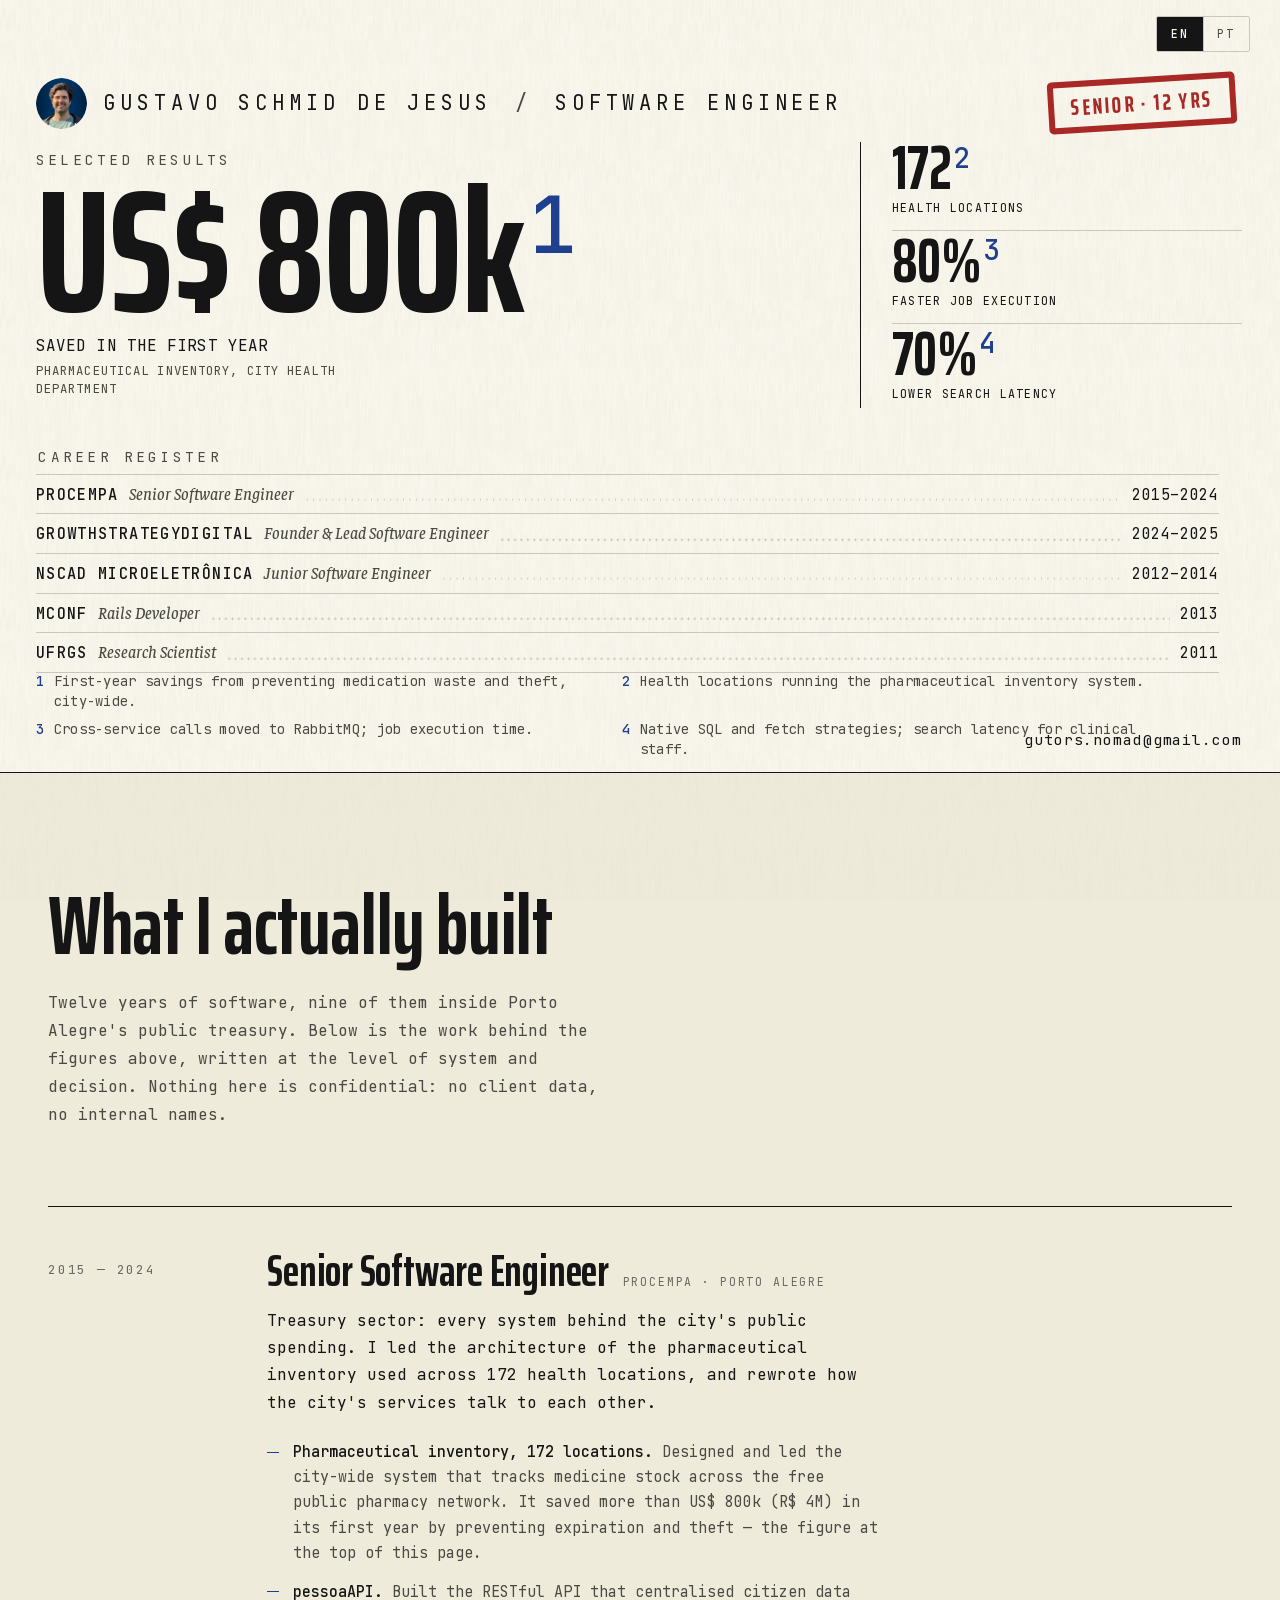
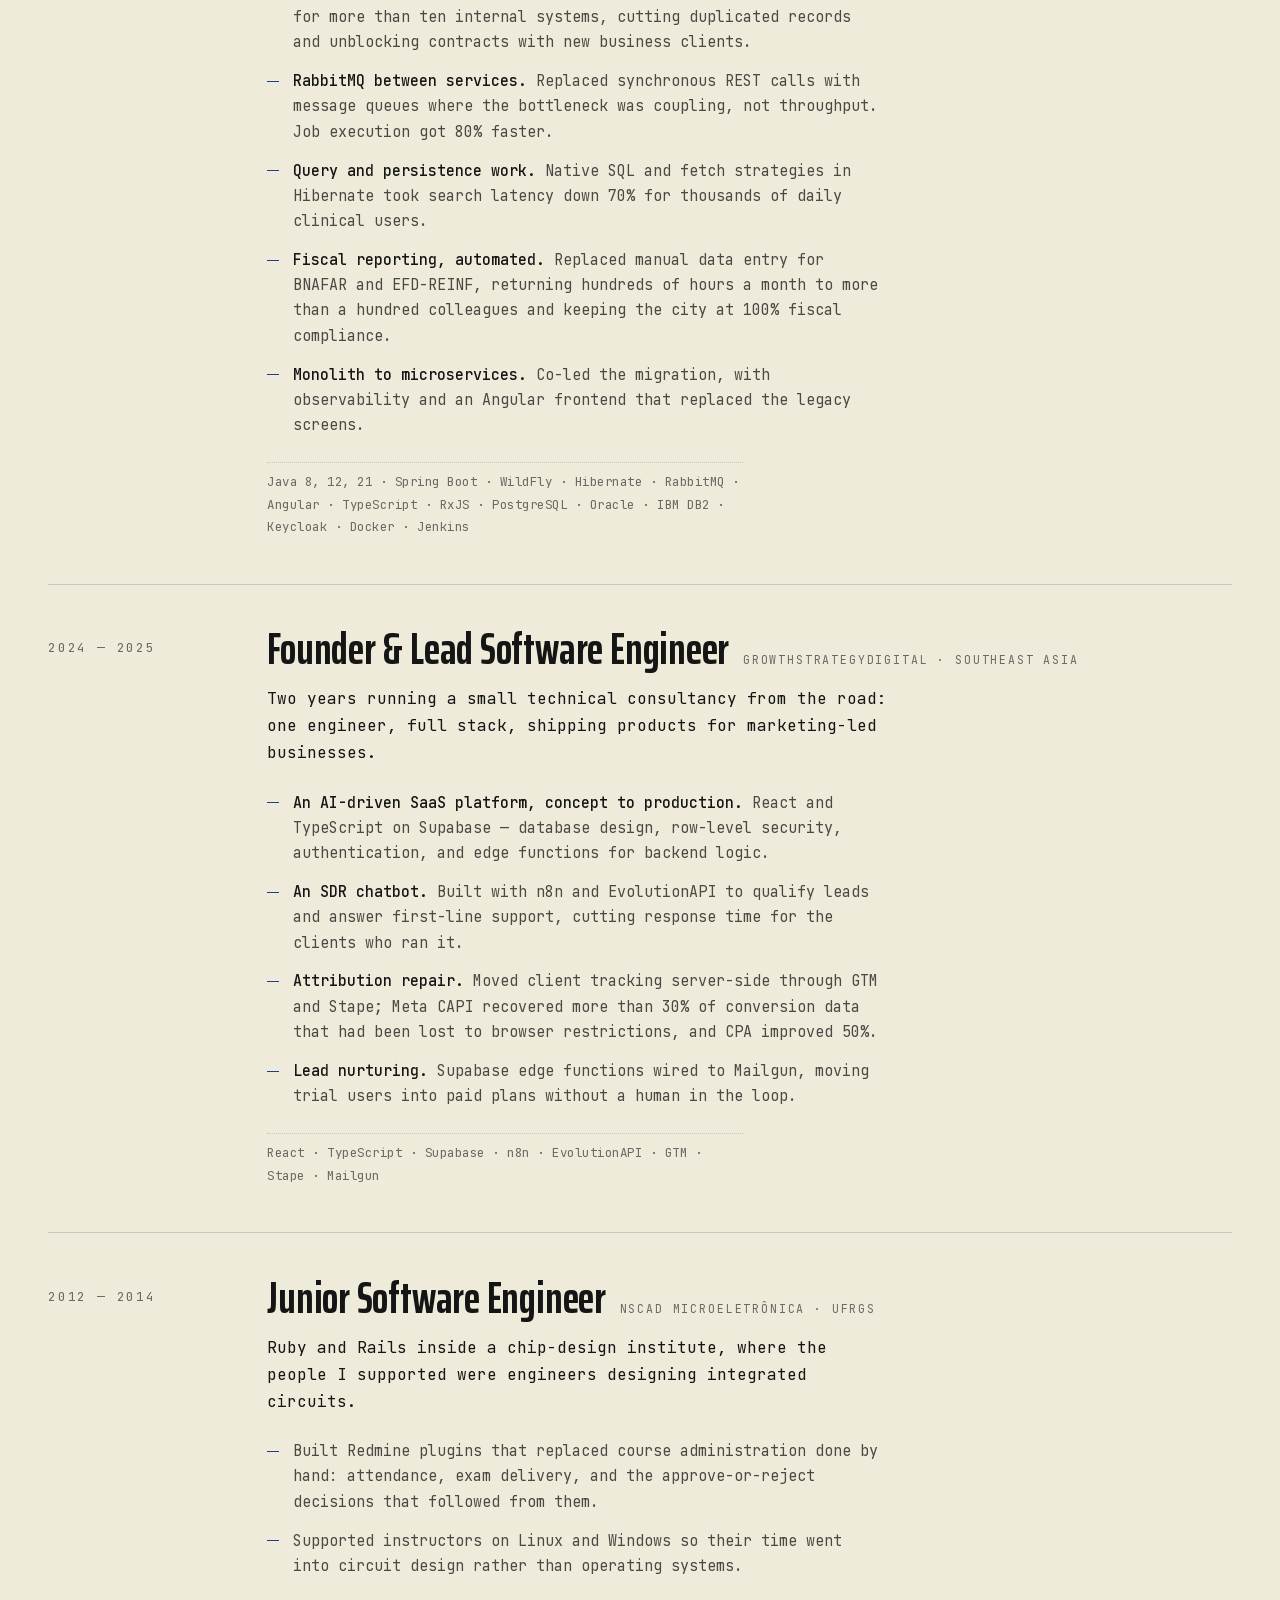
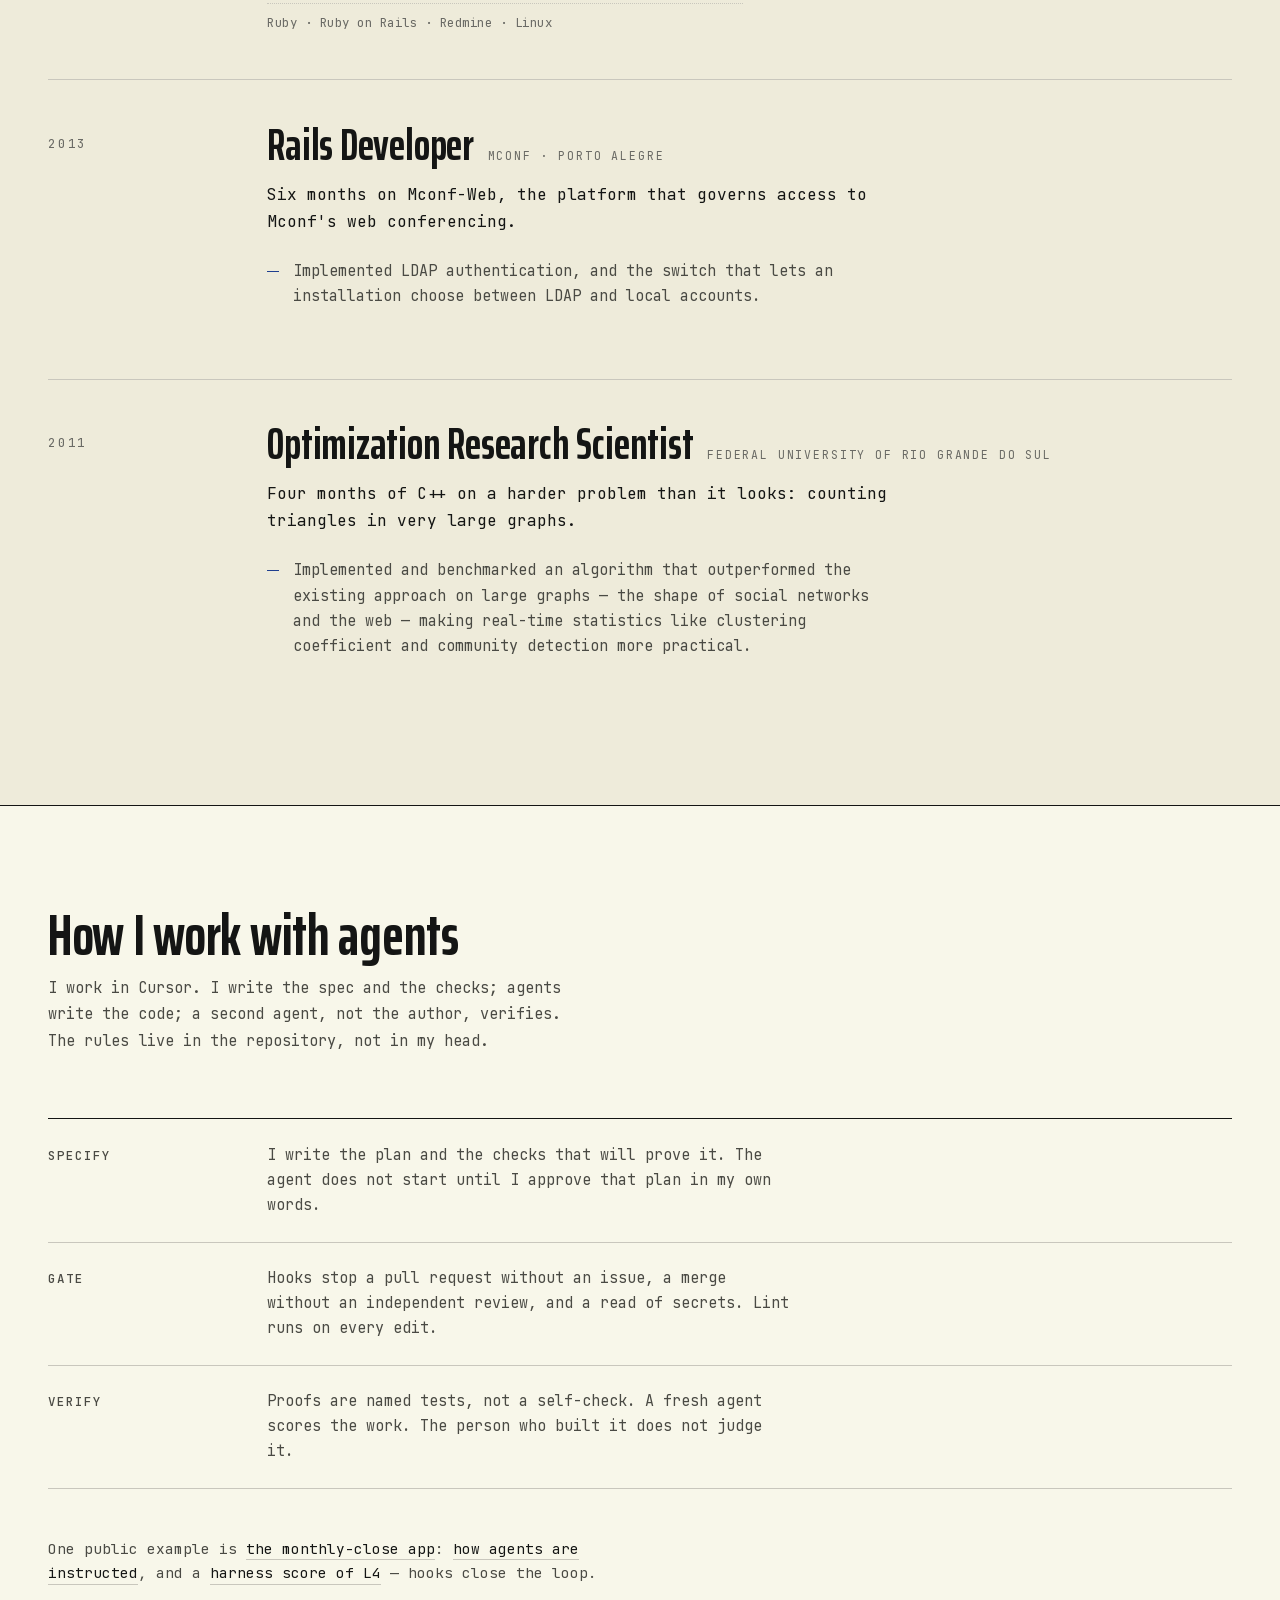
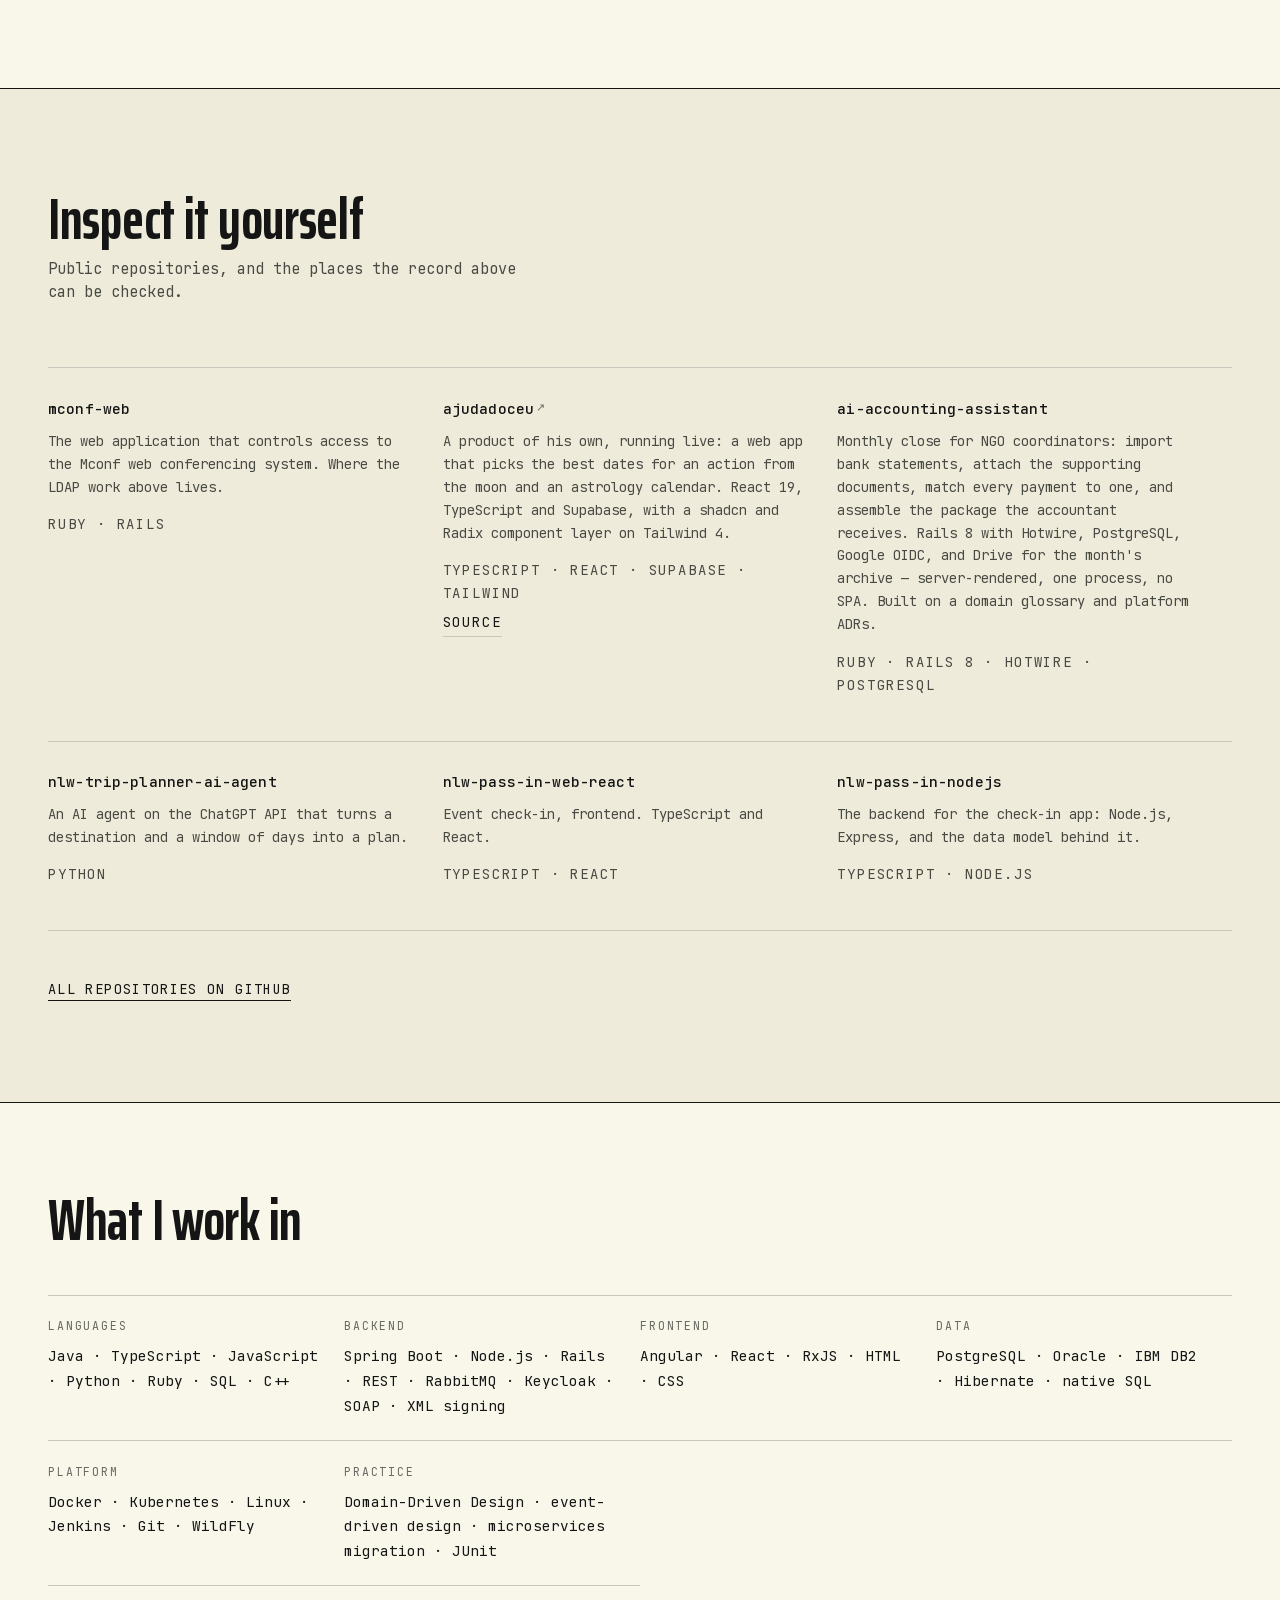
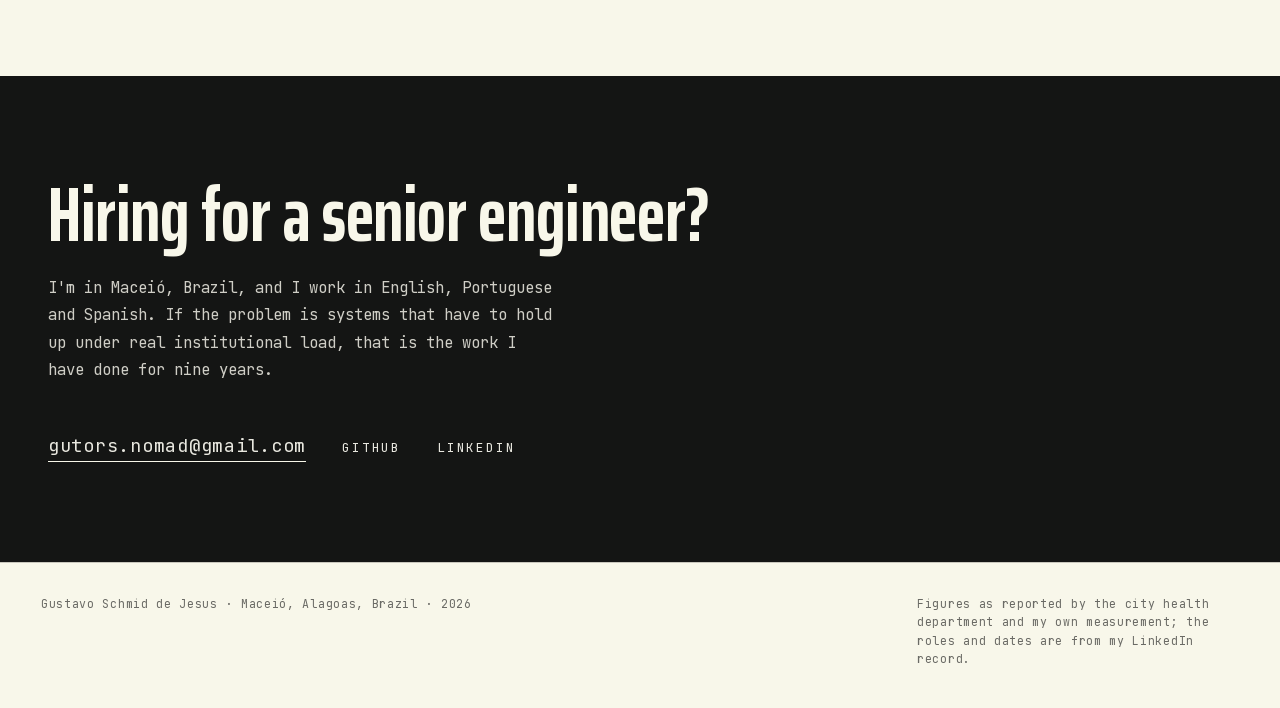
<file: index.html>
<!DOCTYPE html>
<html lang="en">
<head>
<meta charset="utf-8">
<meta name="viewport" content="width=device-width, initial-scale=1">
<title>Gustavo Schmid de Jesus — Software Engineer</title>
<meta name="description" content="Senior software engineer. Nine years building city-scale Java and Spring systems, now full stack in TypeScript, Java and Python. Maceió, Brazil.">

<!-- Social preview. LinkedIn and WhatsApp read og:; X reads twitter:.
     Absolute URLs are required by every one of them. -->
<link rel="canonical" href="https://gutors.com.br/">
<link rel="alternate" hreflang="en" href="https://gutors.com.br/">
<link rel="alternate" hreflang="pt-BR" href="https://gutors.com.br/pt/">
<link rel="alternate" hreflang="x-default" href="https://gutors.com.br/">
<link rel="icon" href="favicon.ico" sizes="32x32">
<link rel="icon" href="assets/og/icon-512.png" type="image/png" sizes="512x512">
<link rel="apple-touch-icon" href="apple-touch-icon.png">
<meta name="theme-color" content="#f8f7ea">
<meta property="og:type" content="profile">
<meta property="og:site_name" content="Gustavo Schmid de Jesus">
<meta property="og:url" content="https://gutors.com.br/">
<meta property="og:title" content="Gustavo Schmid de Jesus — Software Engineer">
<meta property="og:description" content="Nine years building city-scale systems in Porto Alegre's public treasury. 172 health locations, US$ 800k saved in the first year, 80% faster job execution.">
<meta property="og:image" content="https://gutors.com.br/assets/og/og.png">
<meta property="og:image:width" content="1200">
<meta property="og:image:height" content="630">
<meta property="og:image:alt" content="Gustavo Schmid de Jesus, software engineer. US$ 800k saved in the first year; 172 health locations; 80% faster job execution; 70% lower search latency.">
<meta property="og:locale" content="en_US">

<meta name="twitter:card" content="summary_large_image">
<meta name="twitter:title" content="Gustavo Schmid de Jesus — Software Engineer">
<meta name="twitter:description" content="Nine years building city-scale systems in Porto Alegre's public treasury. 172 health locations, US$ 800k saved in the first year, 80% faster job execution.">
<meta name="twitter:image" content="https://gutors.com.br/assets/og/og.png">
<meta name="twitter:image:alt" content="Gustavo Schmid de Jesus, software engineer, with his career's headline figures.">
<link rel="preload" href="assets/fonts/saira-extra-condensed-700.woff2" as="font" type="font/woff2" crossorigin>
<link rel="preload" href="assets/fonts/jetbrains-mono.woff2" as="font" type="font/woff2" crossorigin>
<link rel="preload" href="assets/fonts/faustina-italic-500.woff2" as="font" type="font/woff2" crossorigin>
<link rel="stylesheet" href="styles.css">
</head>
<body>

<a class="skip" href="#record">Skip to the record</a>

<main>
  <!-- ============ THE SHEET: first viewport ============ -->
  <div class="sheet-wrap">
    <nav class="langbar" aria-label="Language">
      <div class="langbar__group">
        <span aria-current="page">EN</span>
        <a href="/pt/" hreflang="pt-BR" lang="pt-BR">PT</a>
      </div>
    </nav>

  <section class="sheet" aria-label="Summary record">

    <div class="masthead">
      <img class="portrait" src="assets/plates/portrait.png" width="240" height="240"
           alt="Gustavo Schmid de Jesus">

      <h1 class="name">
        <span>Gustavo Schmid de Jesus</span>
        <span class="name__sep" aria-hidden="true">/</span>
        <span class="name__role">Software Engineer</span>
      </h1>

      <p class="stamp" aria-label="Stamp: senior engineer, twelve years experienced">Senior&nbsp;&middot;&nbsp;12&nbsp;yrs</p>
    </div>

    <h2 class="results__title" id="results-h">Selected results</h2>

    <p class="lead">
      <span class="lead__fig">US$ 800k<sup class="fn" aria-hidden="true">1</sup></span>
      <span class="lead__cap">
        <span>Saved in the first year</span>
        <span>Pharmaceutical inventory, city health department</span>
      </span>
    </p>

    <ul class="stats" aria-labelledby="results-h">
      <li class="stat">
        <span class="stat__fig">172<sup class="fn" aria-hidden="true">2</sup></span>
        <span class="stat__label">Health locations</span>
      </li>
      <li class="stat">
        <span class="stat__fig">80%<sup class="fn" aria-hidden="true">3</sup></span>
        <span class="stat__label">Faster job execution</span>
      </li>
      <li class="stat">
        <span class="stat__fig">70%<sup class="fn" aria-hidden="true">4</sup></span>
        <span class="stat__label">Lower search latency</span>
      </li>
    </ul>

    <h2 class="reg__title">Career register</h2>
    <ol class="reg">
      <li class="reg__row">
        <span class="reg__org">Procempa</span>
        <span class="reg__role">Senior Software Engineer</span>
        <span class="reg__dots" aria-hidden="true"></span>
        <span class="reg__date">2015&ndash;2024</span>
      </li>
      <li class="reg__row">
        <span class="reg__org">GrowthStrategyDigital</span>
        <span class="reg__role">Founder &amp; Lead Software Engineer</span>
        <span class="reg__dots" aria-hidden="true"></span>
        <span class="reg__date">2024&ndash;2025</span>
      </li>
      <li class="reg__row">
        <span class="reg__org">NSCAD Microeletrônica</span>
        <span class="reg__role">Junior Software Engineer</span>
        <span class="reg__dots" aria-hidden="true"></span>
        <span class="reg__date">2012&ndash;2014</span>
      </li>
      <li class="reg__row">
        <span class="reg__org">Mconf</span>
        <span class="reg__role">Rails Developer</span>
        <span class="reg__dots" aria-hidden="true"></span>
        <span class="reg__date">2013</span>
      </li>
      <li class="reg__row">
        <span class="reg__org">UFRGS</span>
        <span class="reg__role">Research Scientist</span>
        <span class="reg__dots" aria-hidden="true"></span>
        <span class="reg__date">2011</span>
      </li>
    </ol>

    <div class="notes">
      <p class="note"><span class="fn">1</span> First-year savings from preventing medication waste and theft, city-wide.</p>
      <p class="note"><span class="fn">2</span> Health locations running the pharmaceutical inventory system.</p>
      <p class="note"><span class="fn">3</span> Cross-service calls moved to RabbitMQ; job execution time.</p>
      <p class="note"><span class="fn">4</span> Native SQL and fetch strategies; search latency for clinical staff.</p>
    </div>

    <a class="contact" href="mailto:gutors.nomad@gmail.com">gutors.nomad@gmail.com</a>
  </section>
  </div>

  <!-- ============ THE RECORD: what the sheet summarises ============ -->
  <section class="record" id="record" aria-labelledby="record-h">
    <div class="record__inner">

      <header class="record__head">
        <h2 id="record-h" class="record__title">What I actually built</h2>
        <p class="record__intro">
          Twelve years of software, nine of them inside Porto Alegre's public treasury.
          Below is the work behind the figures above, written at the level of system and
          decision. Nothing here is confidential: no client data, no internal names.
        </p>
      </header>

      <article class="entry" aria-labelledby="e1">
        <p class="entry__date">2015 — 2024</p>
        <h2 class="entry__title" id="e1">Senior Software Engineer<span class="entry__at">Procempa · Porto Alegre</span></h2>
        <p class="entry__lead">Treasury sector: every system behind the city's public spending. I led the architecture of the pharmaceutical inventory used across 172 health locations, and rewrote how the city's services talk to each other.</p>
        <ul class="entry__list">
          <li><strong>Pharmaceutical inventory, 172 locations.</strong> Designed and led the city-wide system that tracks medicine stock across the free public pharmacy network. It saved more than US$ 800k (R$ 4M) in its first year by preventing expiration and theft — the figure at the top of this page.</li>
          <li><strong>pessoaAPI.</strong> Built the RESTful API that centralised citizen data for more than ten internal systems, cutting duplicated records and unblocking contracts with new business clients.</li>
          <li><strong>RabbitMQ between services.</strong> Replaced synchronous REST calls with message queues where the bottleneck was coupling, not throughput. Job execution got 80% faster.</li>
          <li><strong>Query and persistence work.</strong> Native SQL and fetch strategies in Hibernate took search latency down 70% for thousands of daily clinical users.</li>
          <li><strong>Fiscal reporting, automated.</strong> Replaced manual data entry for BNAFAR and EFD-REINF, returning hundreds of hours a month to more than a hundred colleagues and keeping the city at 100% fiscal compliance.</li>
          <li><strong>Monolith to microservices.</strong> Co-led the migration, with observability and an Angular frontend that replaced the legacy screens.</li>
        </ul>
        <p class="entry__stack">
          Java 8, 12, 21 · Spring Boot · WildFly · Hibernate · RabbitMQ · Angular · TypeScript · RxJS ·
          PostgreSQL · Oracle · IBM DB2 · Keycloak · Docker · Jenkins
        </p>
      </article>

      <article class="entry" aria-labelledby="e2">
        <p class="entry__date">2024 — 2025</p>
        <h2 class="entry__title" id="e2">Founder &amp; Lead Software Engineer<span class="entry__at">GrowthStrategyDigital · Southeast Asia</span></h2>
        <p class="entry__lead">Two years running a small technical consultancy from the road: one engineer, full stack, shipping products for marketing-led businesses.</p>
        <ul class="entry__list">
          <li><strong>An AI-driven SaaS platform, concept to production.</strong> React and TypeScript on Supabase — database design, row-level security, authentication, and edge functions for backend logic.</li>
          <li><strong>An SDR chatbot.</strong> Built with n8n and EvolutionAPI to qualify leads and answer first-line support, cutting response time for the clients who ran it.</li>
          <li><strong>Attribution repair.</strong> Moved client tracking server-side through GTM and Stape; Meta CAPI recovered more than 30% of conversion data that had been lost to browser restrictions, and CPA improved 50%.</li>
          <li><strong>Lead nurturing.</strong> Supabase edge functions wired to Mailgun, moving trial users into paid plans without a human in the loop.</li>
        </ul>
        <p class="entry__stack">React · TypeScript · Supabase · n8n · EvolutionAPI · GTM · Stape · Mailgun</p>
      </article>

      <article class="entry" aria-labelledby="e3">
        <p class="entry__date">2012 — 2014</p>
        <h2 class="entry__title" id="e3">Junior Software Engineer<span class="entry__at">NSCAD Microeletrônica · UFRGS</span></h2>
        <p class="entry__lead">Ruby and Rails inside a chip-design institute, where the people I supported were engineers designing integrated circuits.</p>
        <ul class="entry__list">
          <li>Built Redmine plugins that replaced course administration done by hand: attendance, exam delivery, and the approve-or-reject decisions that followed from them.</li>
          <li>Supported instructors on Linux and Windows so their time went into circuit design rather than operating systems.</li>
        </ul>
        <p class="entry__stack">Ruby · Ruby on Rails · Redmine · Linux</p>
      </article>

      <article class="entry" aria-labelledby="e4">
        <p class="entry__date">2013</p>
        <h2 class="entry__title" id="e4">Rails Developer<span class="entry__at">Mconf · Porto Alegre</span></h2>
        <p class="entry__lead">Six months on Mconf-Web, the platform that governs access to Mconf's web conferencing.</p>
        <ul class="entry__list">
          <li>Implemented LDAP authentication, and the switch that lets an installation choose between LDAP and local accounts.</li>
        </ul>
      </article>

      <article class="entry" aria-labelledby="e5">
        <p class="entry__date">2011</p>
        <h2 class="entry__title" id="e5">Optimization Research Scientist<span class="entry__at">Federal University of Rio Grande do Sul</span></h2>
        <p class="entry__lead">Four months of C++ on a harder problem than it looks: counting triangles in very large graphs.</p>
        <ul class="entry__list">
          <li>Implemented and benchmarked an algorithm that outperformed the existing approach on large graphs — the shape of social networks and the web — making real-time statistics like clustering coefficient and community detection more practical.</li>
        </ul>
      </article>
    </div>
  </section>

  <!-- ============ METHOD: how I work with agents ============ -->
  <section class="method" aria-labelledby="method-h">
    <div class="method__inner">
      <h2 id="method-h" class="method__title">How I work with agents</h2>
      <p class="method__intro">
        I work in Cursor. I write the spec and the checks; agents write the code;
        a second agent, not the author, verifies. The rules live in the repository,
        not in my head.
      </p>

      <ol class="method__steps">
        <li class="method__step">
          <h3 class="method__label">Specify</h3>
          <p>I write the plan and the checks that will prove it. The agent does not start until I approve that plan in my own words.</p>
        </li>
        <li class="method__step">
          <h3 class="method__label">Gate</h3>
          <p>Hooks stop a pull request without an issue, a merge without an independent review, and a read of secrets. Lint runs on every edit.</p>
        </li>
        <li class="method__step">
          <h3 class="method__label">Verify</h3>
          <p>Proofs are named tests, not a self-check. A fresh agent scores the work. The person who built it does not judge it.</p>
        </li>
      </ol>

      <p class="method__example">
        One public example is
        <a href="https://github.com/gutors/ai-accounting-assistant" target="_blank" rel="noopener">the monthly-close app</a>:
        <a href="https://github.com/gutors/ai-accounting-assistant/blob/main/AGENTS.md" target="_blank" rel="noopener">how agents are instructed</a>,
        and a
        <a href="https://paladini.github.io/harness-score/" target="_blank" rel="noopener">harness score of L4</a>
        &mdash; hooks close the loop.
      </p>
    </div>
  </section>

  <!-- ============ EVIDENCE ============ -->
  <section class="evidence" aria-labelledby="ev-h">
    <div class="evidence__inner">
      <h2 id="ev-h" class="evidence__title">Inspect it yourself</h2>
      <p class="evidence__intro">Public repositories, and the places the record above can be checked.</p>

      <ul class="projects">
        <li class="project">
          <h3><a href="https://github.com/gutors/mconf-web" target="_blank" rel="noopener">mconf-web</a></h3>
          <p>The web application that controls access to the Mconf web conferencing system. Where the LDAP work above lives.</p>
          <p class="project__meta">Ruby · Rails</p>
        </li>
        <li class="project">
          <h3><a href="https://applua.fengshuitradicional.world" target="_blank" rel="noopener">ajudadoceu<span class="project__ext" aria-hidden="true">&#8599;</span></a></h3>
          <p>A product of his own, running live: a web app that picks the best dates for an action from the moon and an astrology calendar. React 19, TypeScript and Supabase, with a shadcn and Radix component layer on Tailwind 4.</p>
          <p class="project__meta">
            <span>TypeScript · React · Supabase · Tailwind</span>
            <a href="https://github.com/gutors/ajudadoceu" target="_blank" rel="noopener">Source</a>
          </p>
        </li>
        <li class="project">
          <h3><a href="https://github.com/gutors/ai-accounting-assistant" target="_blank" rel="noopener">ai-accounting-assistant</a></h3>
          <p>Monthly close for NGO coordinators: import bank statements, attach the supporting documents, match every payment to one, and assemble the package the accountant receives. Rails 8 with Hotwire, PostgreSQL, Google OIDC, and Drive for the month's archive — server-rendered, one process, no SPA. Built on a domain glossary and platform ADRs.</p>
          <p class="project__meta">Ruby · Rails 8 · Hotwire · PostgreSQL</p>
        </li>
        <li class="project">
          <h3><a href="https://github.com/gutors/nlw-trip-planner-ai-agent" target="_blank" rel="noopener">nlw-trip-planner-ai-agent</a></h3>
          <p>An AI agent on the ChatGPT API that turns a destination and a window of days into a plan.</p>
          <p class="project__meta">Python</p>
        </li>
        <li class="project">
          <h3><a href="https://github.com/gutors/nlw-pass-in-web-react" target="_blank" rel="noopener">nlw-pass-in-web-react</a></h3>
          <p>Event check-in, frontend. TypeScript and React.</p>
          <p class="project__meta">TypeScript · React</p>
        </li>
        <li class="project">
          <h3><a href="https://github.com/gutors/nlw-pass-in-nodejs" target="_blank" rel="noopener">nlw-pass-in-nodejs</a></h3>
          <p>The backend for the check-in app: Node.js, Express, and the data model behind it.</p>
          <p class="project__meta">TypeScript · Node.js</p>
        </li>
      </ul>

      <p class="evidence__more">
        <a href="https://github.com/gutors" target="_blank" rel="noopener">All repositories on GitHub</a>
      </p>
    </div>
  </section>

  <!-- ============ CAPABILITIES ============ -->
  <section class="capabilities" aria-labelledby="cap-h">
    <div class="capabilities__inner">
      <h2 id="cap-h" class="capabilities__title">What I work in</h2>
      <dl class="cap">
        <div class="cap__group">
          <dt>Languages</dt>
          <dd>Java · TypeScript · JavaScript · Python · Ruby · SQL · C++</dd>
        </div>
        <div class="cap__group">
          <dt>Backend</dt>
          <dd>Spring Boot · Node.js · Rails · REST · RabbitMQ · Keycloak · SOAP · XML signing</dd>
        </div>
        <div class="cap__group">
          <dt>Frontend</dt>
          <dd>Angular · React · RxJS · HTML · CSS</dd>
        </div>
        <div class="cap__group">
          <dt>Data</dt>
          <dd>PostgreSQL · Oracle · IBM DB2 · Hibernate · native SQL</dd>
        </div>
        <div class="cap__group">
          <dt>Platform</dt>
          <dd>Docker · Kubernetes · Linux · Jenkins · Git · WildFly</dd>
        </div>
        <div class="cap__group">
          <dt>Practice</dt>
          <dd>Domain-Driven Design · event-driven design · microservices migration · JUnit</dd>
        </div>
      </dl>
    </div>
  </section>

  <!-- ============ CONTACT ============ -->
  <section class="close" aria-labelledby="close-h">
    <div class="close__inner">
      <h2 id="close-h" class="close__title">Hiring for a senior engineer?</h2>
      <p class="close__body">
        I'm in Maceió, Brazil, and I work in English, Portuguese and Spanish.
        If the problem is systems that have to hold up under real institutional load,
        that is the work I have done for nine years.
      </p>
      <ul class="close__links">
        <li><a class="close__primary" href="mailto:gutors.nomad@gmail.com">gutors.nomad@gmail.com</a></li>
        <li><a href="https://github.com/gutors" target="_blank" rel="noopener">GitHub</a></li>
        <li><a href="https://linkedin.com/in/gustavo-schmid-de-jesus" target="_blank" rel="noopener">LinkedIn</a></li>
      </ul>
    </div>
  </section>
</main>

<footer class="foot">
  <p>Gustavo Schmid de Jesus · Maceió, Alagoas, Brazil · <span class="foot__year">2026</span></p>
  <p class="foot__note">Figures as reported by the city health department and my own measurement; the roles and dates are from my LinkedIn record.</p>
</footer>

<script src="script.js"></script>
</body>
</html>
</file>
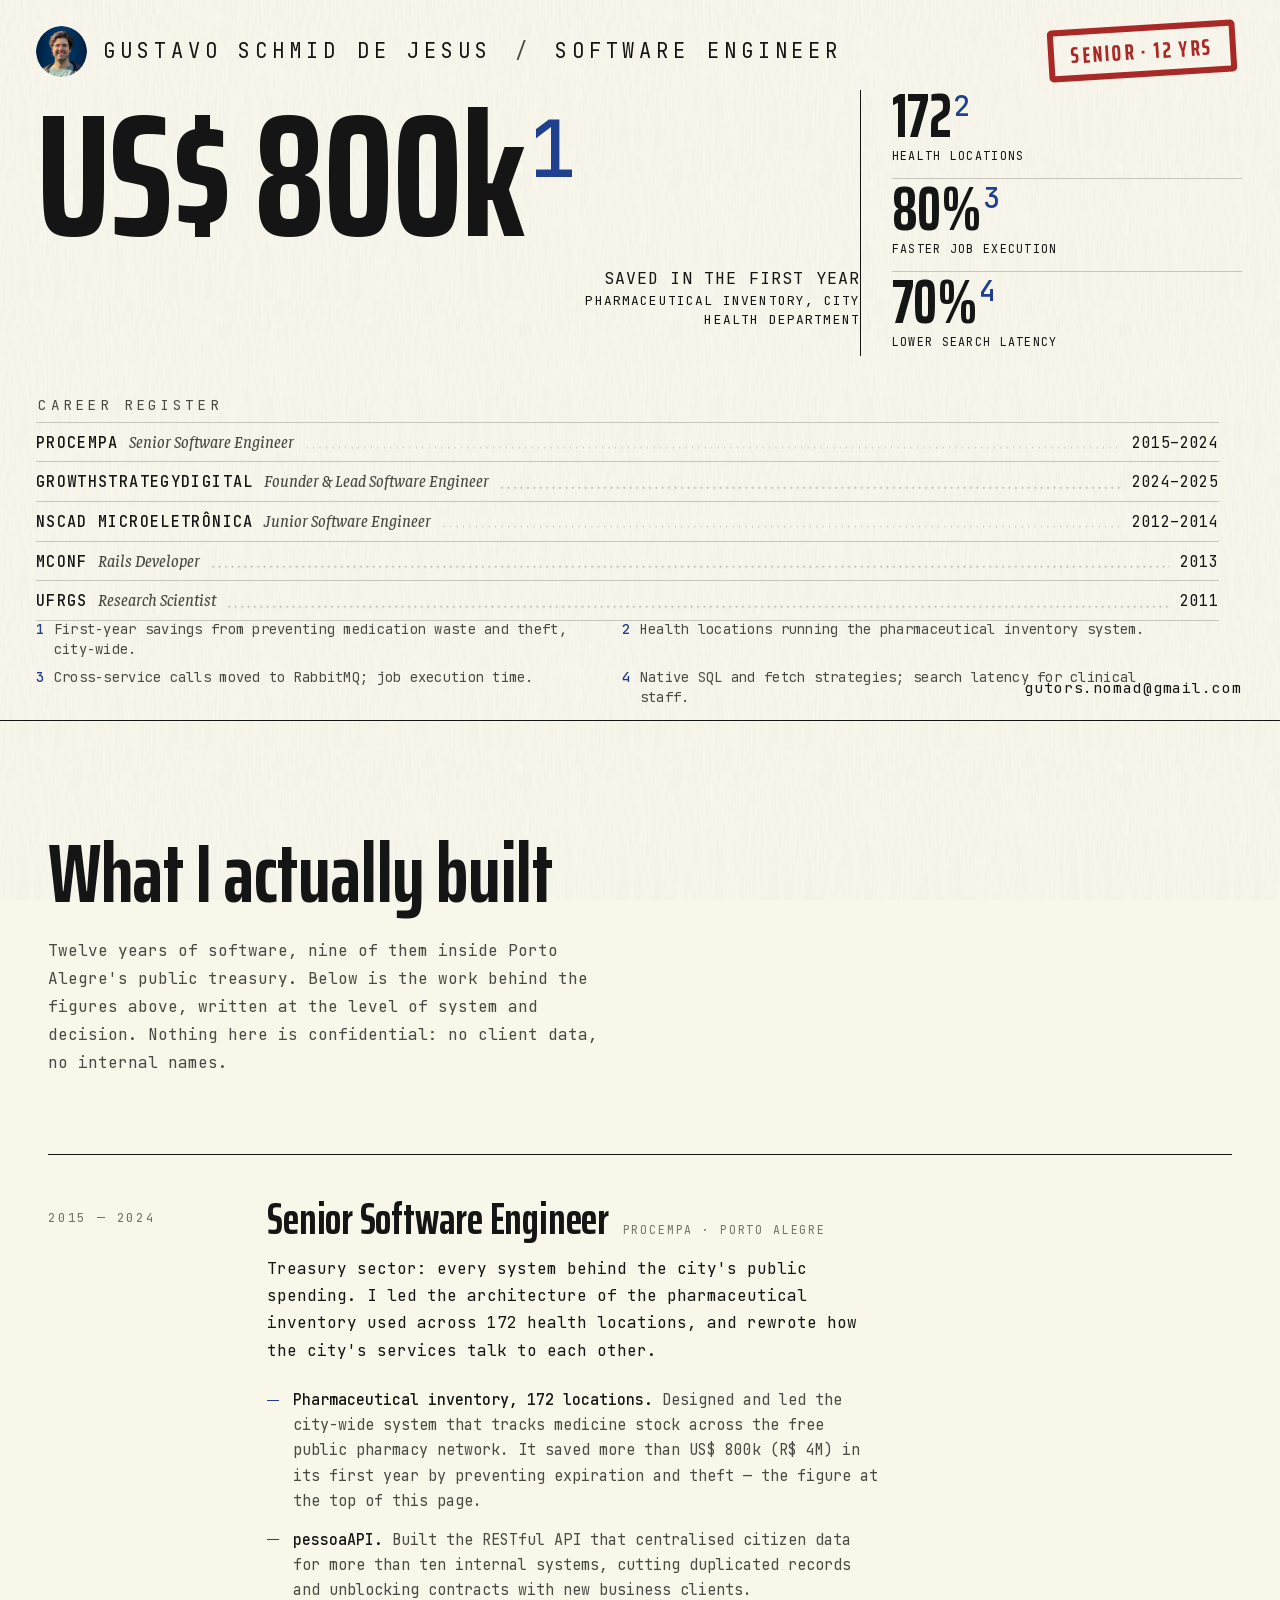
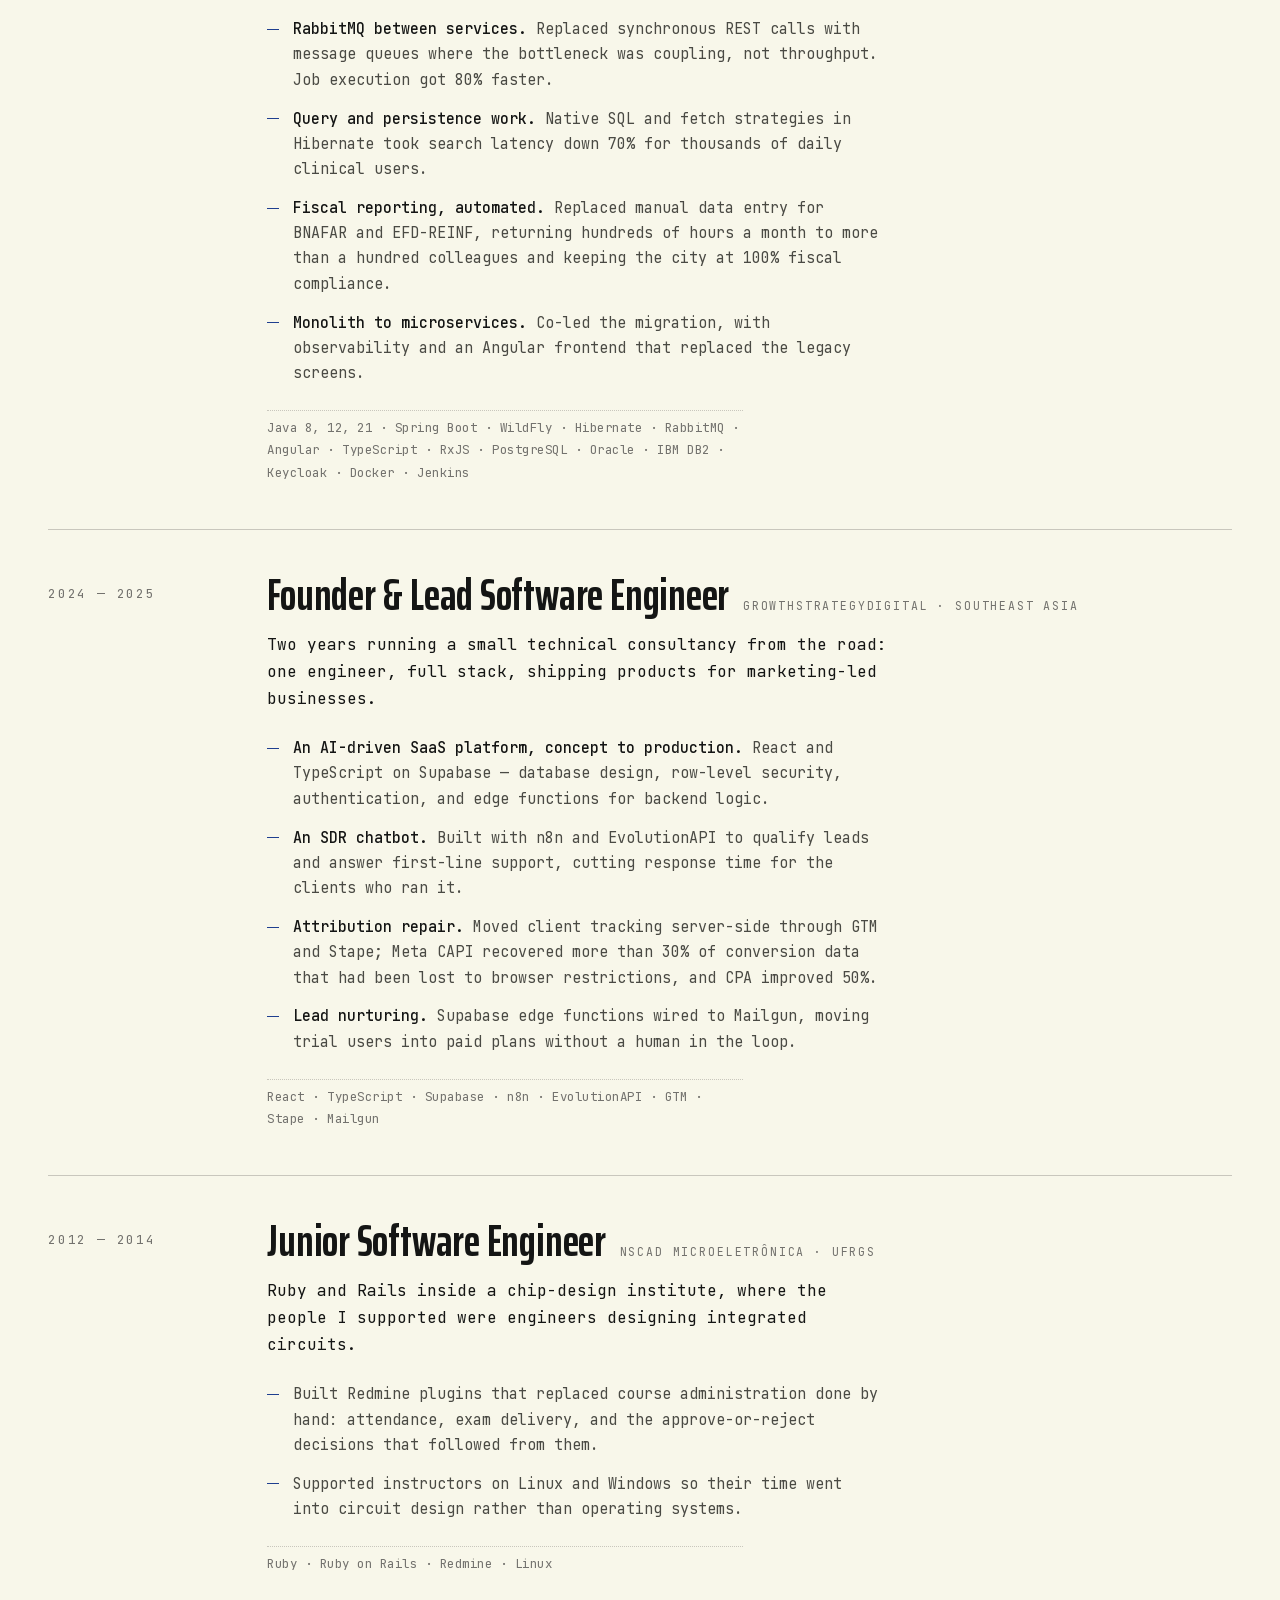
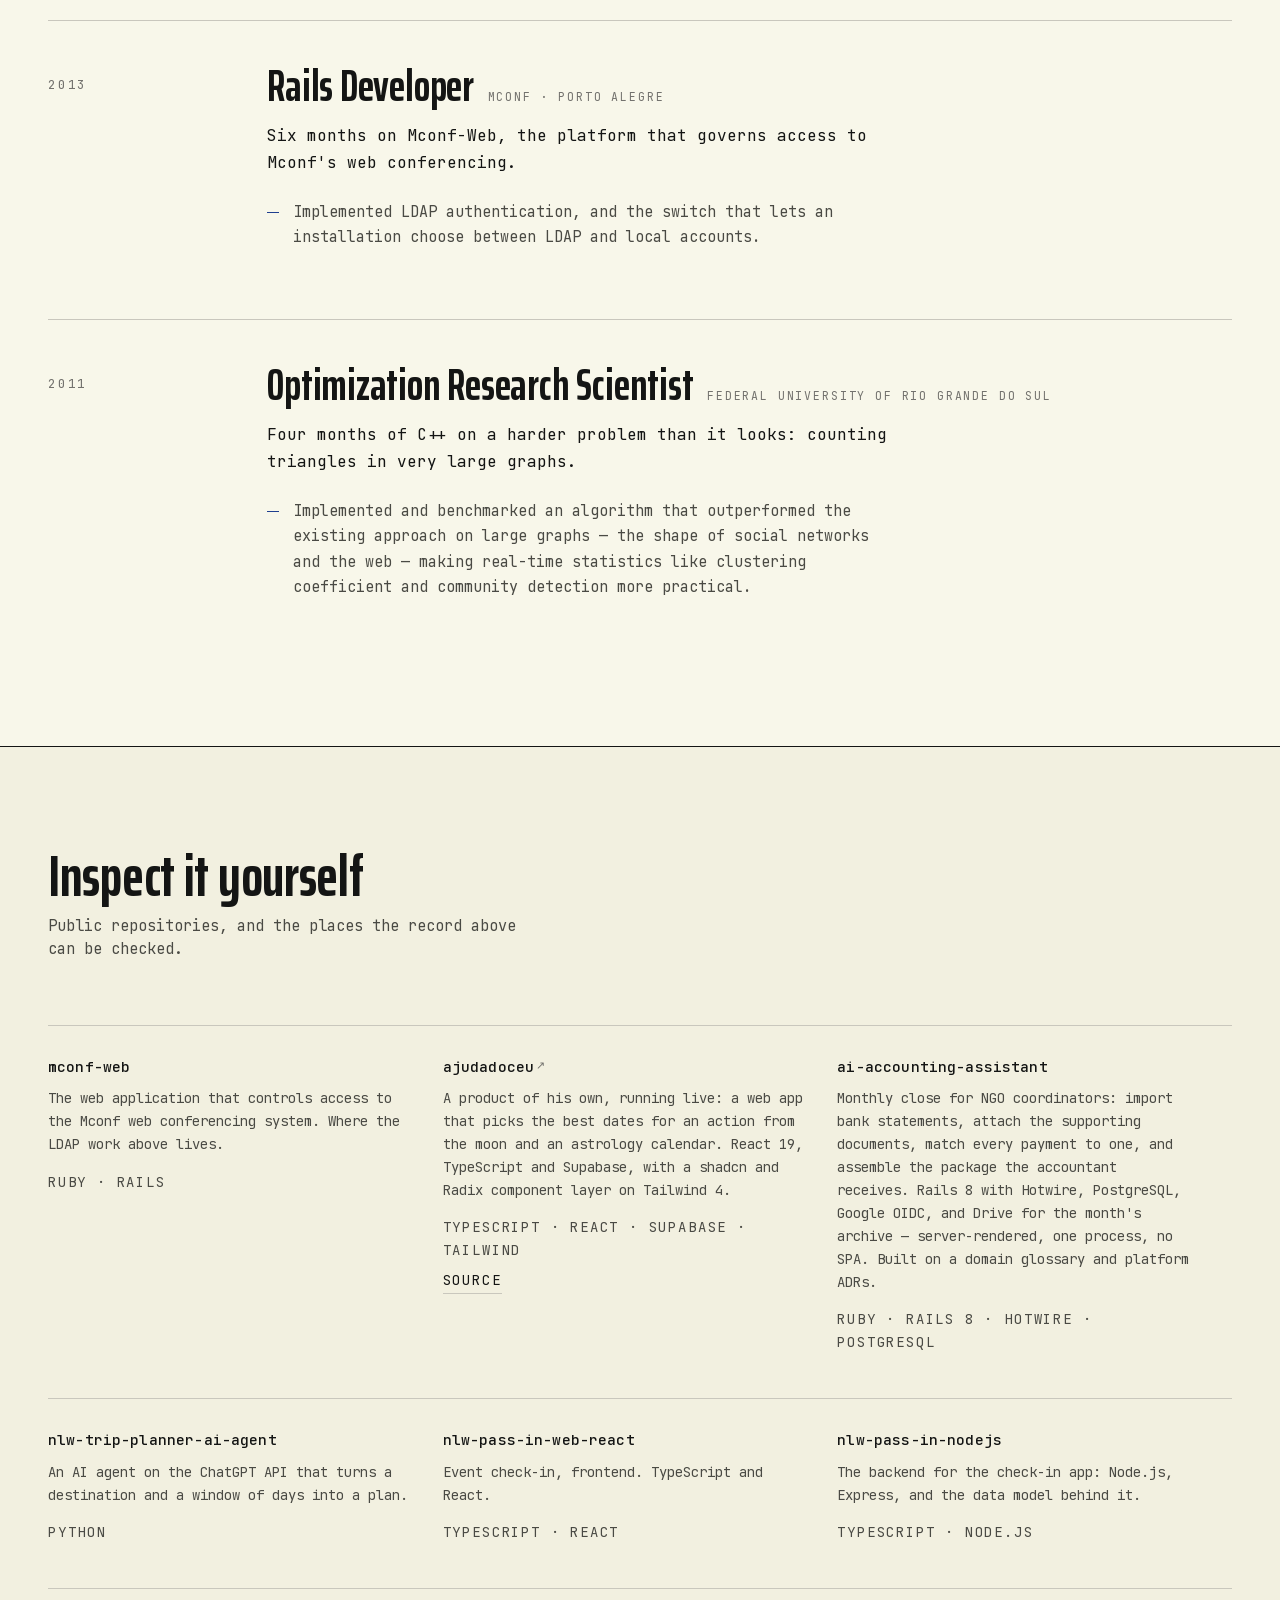
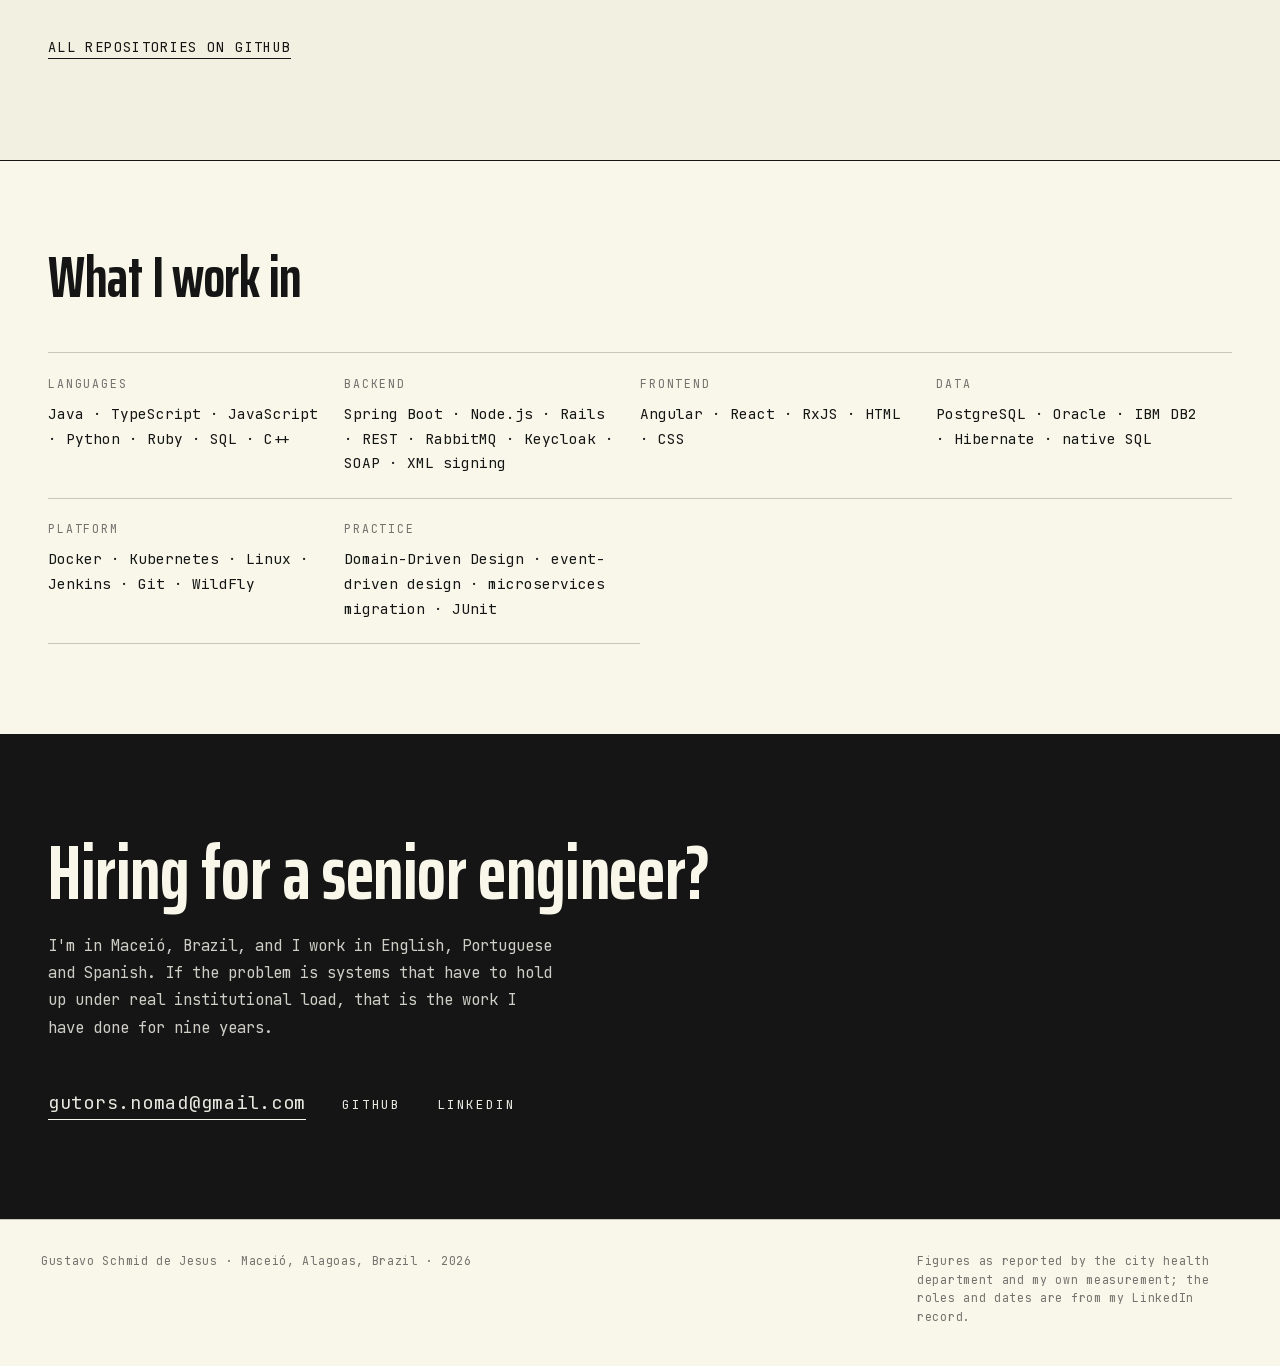
<file: prototype/index.html>
<!DOCTYPE html>
<html lang="en">
<head>
<meta charset="utf-8">
<meta name="viewport" content="width=device-width, initial-scale=1">
<title>Gustavo Schmid de Jesus — Software Engineer</title>
<meta name="description" content="Senior software engineer. Nine years building city-scale Java and Spring systems, now full stack in TypeScript, Java and Python. Maceió, Brazil.">
<link rel="preload" href="../assets/fonts/saira-extra-condensed-700.woff2" as="font" type="font/woff2" crossorigin>
<link rel="preload" href="../assets/fonts/jetbrains-mono.woff2" as="font" type="font/woff2" crossorigin>
<link rel="preload" href="../assets/fonts/faustina-italic-500.woff2" as="font" type="font/woff2" crossorigin>
<link rel="stylesheet" href="styles.css">
</head>
<body>

<a class="skip" href="#record">Skip to the record</a>

<main>
  <!-- ============ THE SHEET: first viewport ============ -->
  <div class="sheet-wrap">
  <section class="sheet" aria-label="Summary record">

    <div class="masthead">
      <img class="portrait" src="../assets/plates/portrait.png" width="240" height="240"
           alt="Gustavo Schmid de Jesus">

      <p class="name">
        <span>Gustavo Schmid de Jesus</span>
        <span class="name__sep" aria-hidden="true">/</span>
        <span class="name__role">Software Engineer</span>
      </p>

      <p class="stamp" aria-label="Stamp: senior engineer, twelve years experienced">Senior&nbsp;&middot;&nbsp;12&nbsp;yrs</p>
    </div>

    <p class="lead">
      <span class="lead__fig">US$ 800k<sup class="fn" aria-hidden="true">1</sup></span>
      <span class="lead__cap">
        <span>Saved in the first year</span>
        <span>Pharmaceutical inventory, city health department</span>
      </span>
    </p>

    <ul class="stats">
      <li class="stat">
        <span class="stat__fig">172<sup class="fn" aria-hidden="true">2</sup></span>
        <span class="stat__label">Health locations</span>
      </li>
      <li class="stat">
        <span class="stat__fig">80%<sup class="fn" aria-hidden="true">3</sup></span>
        <span class="stat__label">Faster job execution</span>
      </li>
      <li class="stat">
        <span class="stat__fig">70%<sup class="fn" aria-hidden="true">4</sup></span>
        <span class="stat__label">Lower search latency</span>
      </li>
    </ul>

    <h2 class="reg__title">Career register</h2>
    <ol class="reg">
      <li class="reg__row">
        <span class="reg__org">Procempa</span>
        <span class="reg__role">Senior Software Engineer</span>
        <span class="reg__dots" aria-hidden="true"></span>
        <span class="reg__date">2015&ndash;2024</span>
      </li>
      <li class="reg__row">
        <span class="reg__org">GrowthStrategyDigital</span>
        <span class="reg__role">Founder &amp; Lead Software Engineer</span>
        <span class="reg__dots" aria-hidden="true"></span>
        <span class="reg__date">2024&ndash;2025</span>
      </li>
      <li class="reg__row">
        <span class="reg__org">NSCAD Microeletrônica</span>
        <span class="reg__role">Junior Software Engineer</span>
        <span class="reg__dots" aria-hidden="true"></span>
        <span class="reg__date">2012&ndash;2014</span>
      </li>
      <li class="reg__row">
        <span class="reg__org">Mconf</span>
        <span class="reg__role">Rails Developer</span>
        <span class="reg__dots" aria-hidden="true"></span>
        <span class="reg__date">2013</span>
      </li>
      <li class="reg__row">
        <span class="reg__org">UFRGS</span>
        <span class="reg__role">Research Scientist</span>
        <span class="reg__dots" aria-hidden="true"></span>
        <span class="reg__date">2011</span>
      </li>
    </ol>

    <div class="notes">
      <p class="note"><span class="fn">1</span> First-year savings from preventing medication waste and theft, city-wide.</p>
      <p class="note"><span class="fn">2</span> Health locations running the pharmaceutical inventory system.</p>
      <p class="note"><span class="fn">3</span> Cross-service calls moved to RabbitMQ; job execution time.</p>
      <p class="note"><span class="fn">4</span> Native SQL and fetch strategies; search latency for clinical staff.</p>
    </div>

    <a class="contact" href="mailto:gutors.nomad@gmail.com">gutors.nomad@gmail.com</a>
  </section>
  </div>

  <!-- ============ THE RECORD: what the sheet summarises ============ -->
  <section class="record" id="record" aria-labelledby="record-h">
    <div class="record__inner">

      <header class="record__head">
        <h1 id="record-h">What I actually built</h1>
        <p class="record__intro">
          Twelve years of software, nine of them inside Porto Alegre's public treasury.
          Below is the work behind the figures above, written at the level of system and
          decision. Nothing here is confidential: no client data, no internal names.
        </p>
      </header>

      <article class="entry" aria-labelledby="e1">
        <p class="entry__date">2015 — 2024</p>
        <h2 class="entry__title" id="e1">Senior Software Engineer<span class="entry__at">Procempa · Porto Alegre</span></h2>
        <p class="entry__lead">Treasury sector: every system behind the city's public spending. I led the architecture of the pharmaceutical inventory used across 172 health locations, and rewrote how the city's services talk to each other.</p>
        <ul class="entry__list">
          <li><strong>Pharmaceutical inventory, 172 locations.</strong> Designed and led the city-wide system that tracks medicine stock across the free public pharmacy network. It saved more than US$ 800k (R$ 4M) in its first year by preventing expiration and theft — the figure at the top of this page.</li>
          <li><strong>pessoaAPI.</strong> Built the RESTful API that centralised citizen data for more than ten internal systems, cutting duplicated records and unblocking contracts with new business clients.</li>
          <li><strong>RabbitMQ between services.</strong> Replaced synchronous REST calls with message queues where the bottleneck was coupling, not throughput. Job execution got 80% faster.</li>
          <li><strong>Query and persistence work.</strong> Native SQL and fetch strategies in Hibernate took search latency down 70% for thousands of daily clinical users.</li>
          <li><strong>Fiscal reporting, automated.</strong> Replaced manual data entry for BNAFAR and EFD-REINF, returning hundreds of hours a month to more than a hundred colleagues and keeping the city at 100% fiscal compliance.</li>
          <li><strong>Monolith to microservices.</strong> Co-led the migration, with observability and an Angular frontend that replaced the legacy screens.</li>
        </ul>
        <p class="entry__stack">
          Java 8, 12, 21 · Spring Boot · WildFly · Hibernate · RabbitMQ · Angular · TypeScript · RxJS ·
          PostgreSQL · Oracle · IBM DB2 · Keycloak · Docker · Jenkins
        </p>
      </article>

      <article class="entry" aria-labelledby="e2">
        <p class="entry__date">2024 — 2025</p>
        <h2 class="entry__title" id="e2">Founder &amp; Lead Software Engineer<span class="entry__at">GrowthStrategyDigital · Southeast Asia</span></h2>
        <p class="entry__lead">Two years running a small technical consultancy from the road: one engineer, full stack, shipping products for marketing-led businesses.</p>
        <ul class="entry__list">
          <li><strong>An AI-driven SaaS platform, concept to production.</strong> React and TypeScript on Supabase — database design, row-level security, authentication, and edge functions for backend logic.</li>
          <li><strong>An SDR chatbot.</strong> Built with n8n and EvolutionAPI to qualify leads and answer first-line support, cutting response time for the clients who ran it.</li>
          <li><strong>Attribution repair.</strong> Moved client tracking server-side through GTM and Stape; Meta CAPI recovered more than 30% of conversion data that had been lost to browser restrictions, and CPA improved 50%.</li>
          <li><strong>Lead nurturing.</strong> Supabase edge functions wired to Mailgun, moving trial users into paid plans without a human in the loop.</li>
        </ul>
        <p class="entry__stack">React · TypeScript · Supabase · n8n · EvolutionAPI · GTM · Stape · Mailgun</p>
      </article>

      <article class="entry" aria-labelledby="e3">
        <p class="entry__date">2012 — 2014</p>
        <h2 class="entry__title" id="e3">Junior Software Engineer<span class="entry__at">NSCAD Microeletrônica · UFRGS</span></h2>
        <p class="entry__lead">Ruby and Rails inside a chip-design institute, where the people I supported were engineers designing integrated circuits.</p>
        <ul class="entry__list">
          <li>Built Redmine plugins that replaced course administration done by hand: attendance, exam delivery, and the approve-or-reject decisions that followed from them.</li>
          <li>Supported instructors on Linux and Windows so their time went into circuit design rather than operating systems.</li>
        </ul>
        <p class="entry__stack">Ruby · Ruby on Rails · Redmine · Linux</p>
      </article>

      <article class="entry" aria-labelledby="e4">
        <p class="entry__date">2013</p>
        <h2 class="entry__title" id="e4">Rails Developer<span class="entry__at">Mconf · Porto Alegre</span></h2>
        <p class="entry__lead">Six months on Mconf-Web, the platform that governs access to Mconf's web conferencing.</p>
        <ul class="entry__list">
          <li>Implemented LDAP authentication, and the switch that lets an installation choose between LDAP and local accounts.</li>
        </ul>
      </article>

      <article class="entry" aria-labelledby="e5">
        <p class="entry__date">2011</p>
        <h2 class="entry__title" id="e5">Optimization Research Scientist<span class="entry__at">Federal University of Rio Grande do Sul</span></h2>
        <p class="entry__lead">Four months of C++ on a harder problem than it looks: counting triangles in very large graphs.</p>
        <ul class="entry__list">
          <li>Implemented and benchmarked an algorithm that outperformed the existing approach on large graphs — the shape of social networks and the web — making real-time statistics like clustering coefficient and community detection more practical.</li>
        </ul>
      </article>
    </div>
  </section>

  <!-- ============ EVIDENCE ============ -->
  <section class="evidence" aria-labelledby="ev-h">
    <div class="evidence__inner">
      <h2 id="ev-h" class="evidence__title">Inspect it yourself</h2>
      <p class="evidence__intro">Public repositories, and the places the record above can be checked.</p>

      <ul class="projects">
        <li class="project">
          <h3><a href="https://github.com/gutors/mconf-web" target="_blank" rel="noopener">mconf-web</a></h3>
          <p>The web application that controls access to the Mconf web conferencing system. Where the LDAP work above lives.</p>
          <p class="project__meta">Ruby · Rails</p>
        </li>
        <li class="project">
          <h3><a href="https://applua.fengshuitradicional.world" target="_blank" rel="noopener">ajudadoceu<span class="project__ext" aria-hidden="true">&#8599;</span></a></h3>
          <p>A product of his own, running live: a web app that picks the best dates for an action from the moon and an astrology calendar. React 19, TypeScript and Supabase, with a shadcn and Radix component layer on Tailwind 4.</p>
          <p class="project__meta">
            <span>TypeScript · React · Supabase · Tailwind</span>
            <a href="https://github.com/gutors/ajudadoceu" target="_blank" rel="noopener">Source</a>
          </p>
        </li>
        <li class="project">
          <h3><a href="https://github.com/gutors/ai-accounting-assistant" target="_blank" rel="noopener">ai-accounting-assistant</a></h3>
          <p>Monthly close for NGO coordinators: import bank statements, attach the supporting documents, match every payment to one, and assemble the package the accountant receives. Rails 8 with Hotwire, PostgreSQL, Google OIDC, and Drive for the month's archive — server-rendered, one process, no SPA. Built on a domain glossary and platform ADRs.</p>
          <p class="project__meta">Ruby · Rails 8 · Hotwire · PostgreSQL</p>
        </li>
        <li class="project">
          <h3><a href="https://github.com/gutors/nlw-trip-planner-ai-agent" target="_blank" rel="noopener">nlw-trip-planner-ai-agent</a></h3>
          <p>An AI agent on the ChatGPT API that turns a destination and a window of days into a plan.</p>
          <p class="project__meta">Python</p>
        </li>
        <li class="project">
          <h3><a href="https://github.com/gutors/nlw-pass-in-web-react" target="_blank" rel="noopener">nlw-pass-in-web-react</a></h3>
          <p>Event check-in, frontend. TypeScript and React.</p>
          <p class="project__meta">TypeScript · React</p>
        </li>
        <li class="project">
          <h3><a href="https://github.com/gutors/nlw-pass-in-nodejs" target="_blank" rel="noopener">nlw-pass-in-nodejs</a></h3>
          <p>The backend for the check-in app: Node.js, Express, and the data model behind it.</p>
          <p class="project__meta">TypeScript · Node.js</p>
        </li>
      </ul>

      <p class="evidence__more">
        <a href="https://github.com/gutors" target="_blank" rel="noopener">All repositories on GitHub</a>
      </p>
    </div>
  </section>

  <!-- ============ CAPABILITIES ============ -->
  <section class="capabilities" aria-labelledby="cap-h">
    <div class="capabilities__inner">
      <h2 id="cap-h" class="capabilities__title">What I work in</h2>
      <dl class="cap">
        <div class="cap__group">
          <dt>Languages</dt>
          <dd>Java · TypeScript · JavaScript · Python · Ruby · SQL · C++</dd>
        </div>
        <div class="cap__group">
          <dt>Backend</dt>
          <dd>Spring Boot · Node.js · Rails · REST · RabbitMQ · Keycloak · SOAP · XML signing</dd>
        </div>
        <div class="cap__group">
          <dt>Frontend</dt>
          <dd>Angular · React · RxJS · HTML · CSS</dd>
        </div>
        <div class="cap__group">
          <dt>Data</dt>
          <dd>PostgreSQL · Oracle · IBM DB2 · Hibernate · native SQL</dd>
        </div>
        <div class="cap__group">
          <dt>Platform</dt>
          <dd>Docker · Kubernetes · Linux · Jenkins · Git · WildFly</dd>
        </div>
        <div class="cap__group">
          <dt>Practice</dt>
          <dd>Domain-Driven Design · event-driven design · microservices migration · JUnit</dd>
        </div>
      </dl>
    </div>
  </section>

  <!-- ============ CONTACT ============ -->
  <section class="close" aria-labelledby="close-h">
    <div class="close__inner">
      <h2 id="close-h" class="close__title">Hiring for a senior engineer?</h2>
      <p class="close__body">
        I'm in Maceió, Brazil, and I work in English, Portuguese and Spanish.
        If the problem is systems that have to hold up under real institutional load,
        that is the work I have done for nine years.
      </p>
      <ul class="close__links">
        <li><a class="close__primary" href="mailto:gutors.nomad@gmail.com">gutors.nomad@gmail.com</a></li>
        <li><a href="https://github.com/gutors" target="_blank" rel="noopener">GitHub</a></li>
        <li><a href="https://linkedin.com/in/gustavo-schmid-de-jesus" target="_blank" rel="noopener">LinkedIn</a></li>
      </ul>
    </div>
  </section>
</main>

<footer class="foot">
  <p>Gustavo Schmid de Jesus · Maceió, Alagoas, Brazil · <span class="foot__year">2026</span></p>
  <p class="foot__note">Figures as reported by the city health department and my own measurement; the roles and dates are from my LinkedIn record.</p>
</footer>

<script src="script.js"></script>
</body>
</html>
</file>
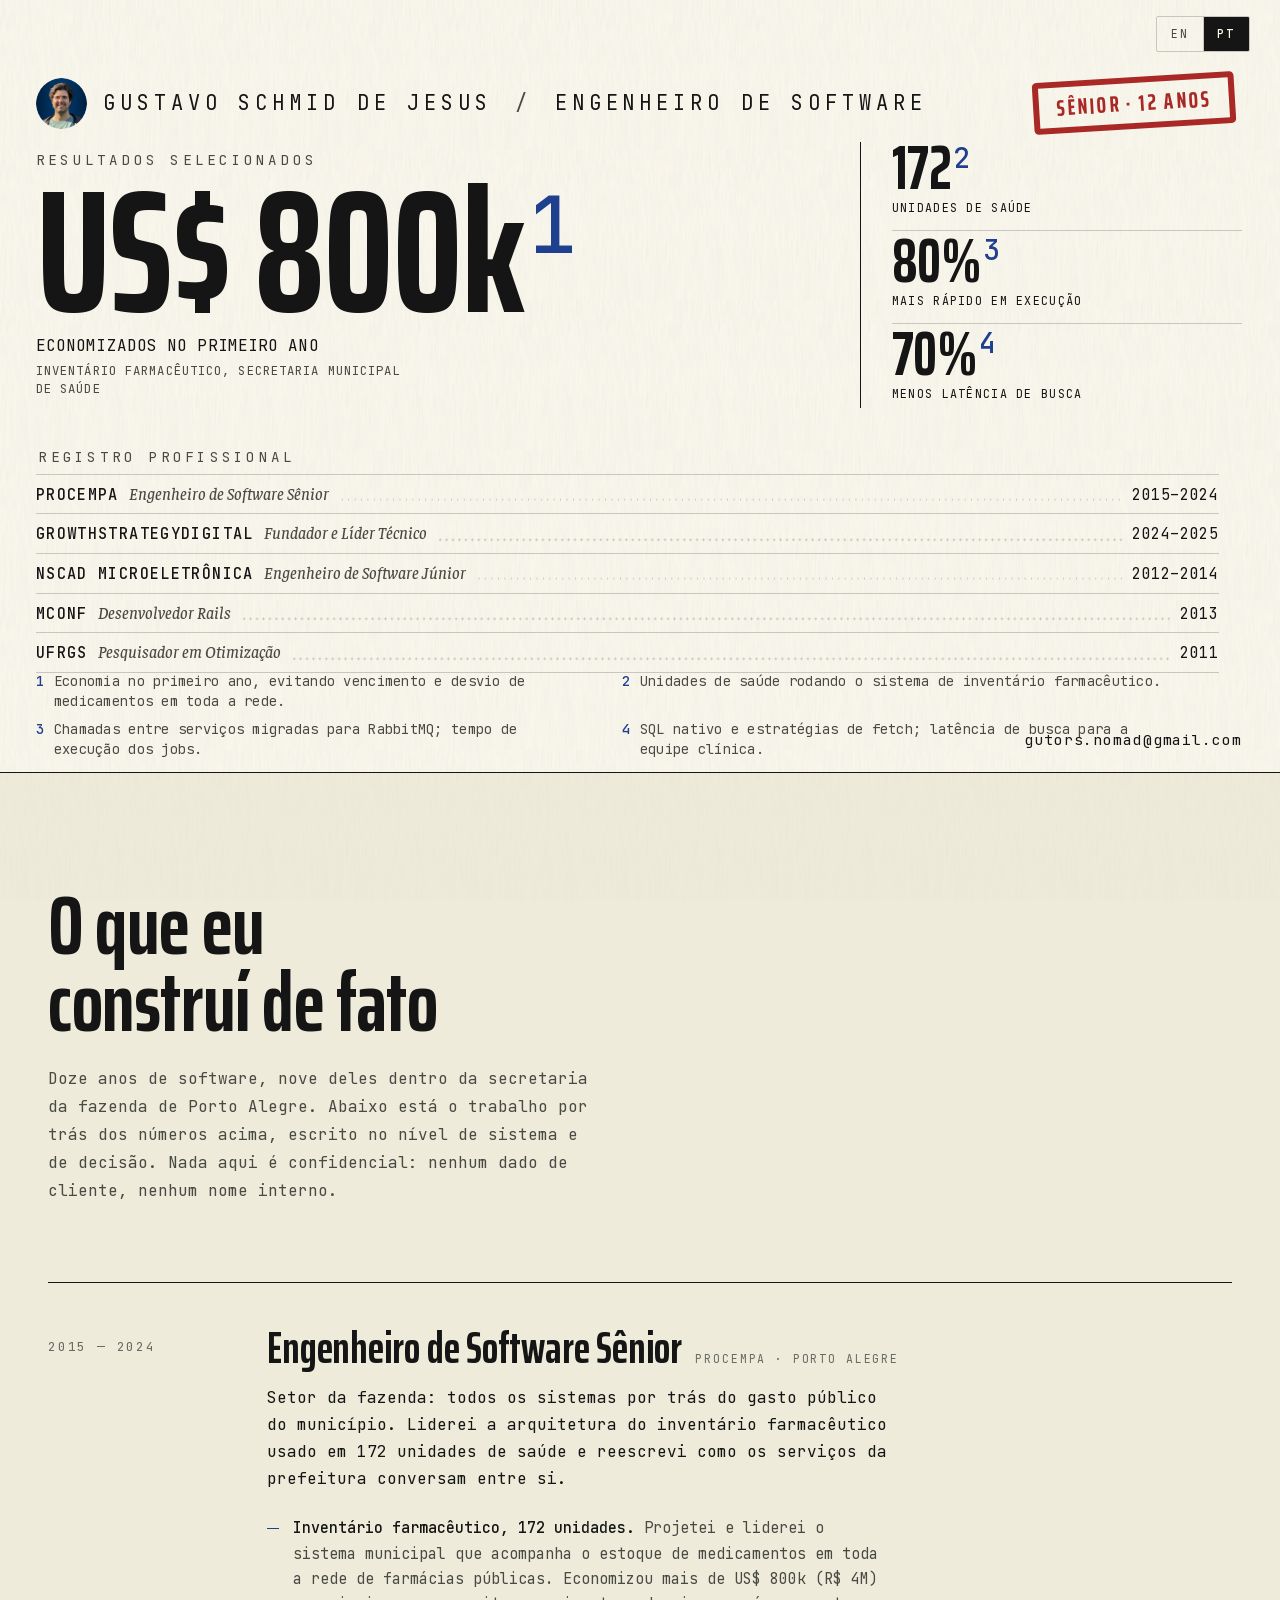
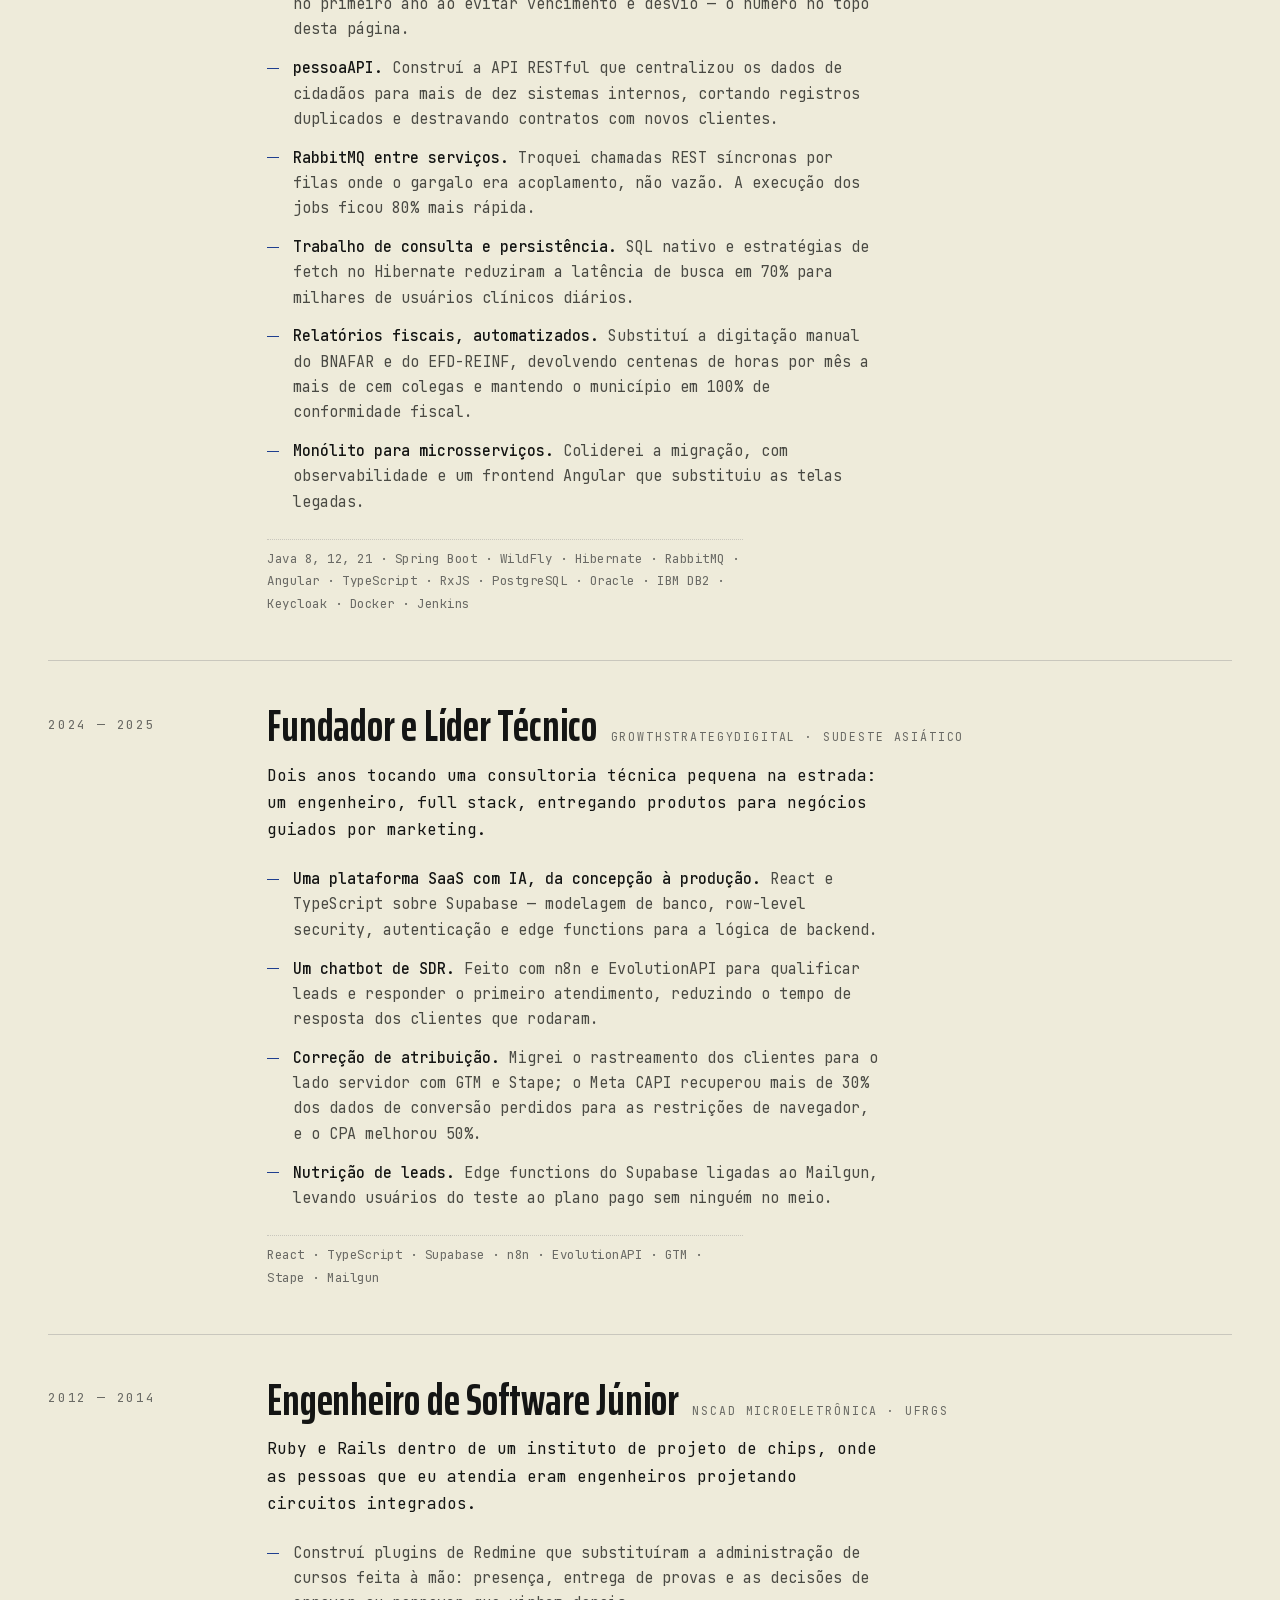
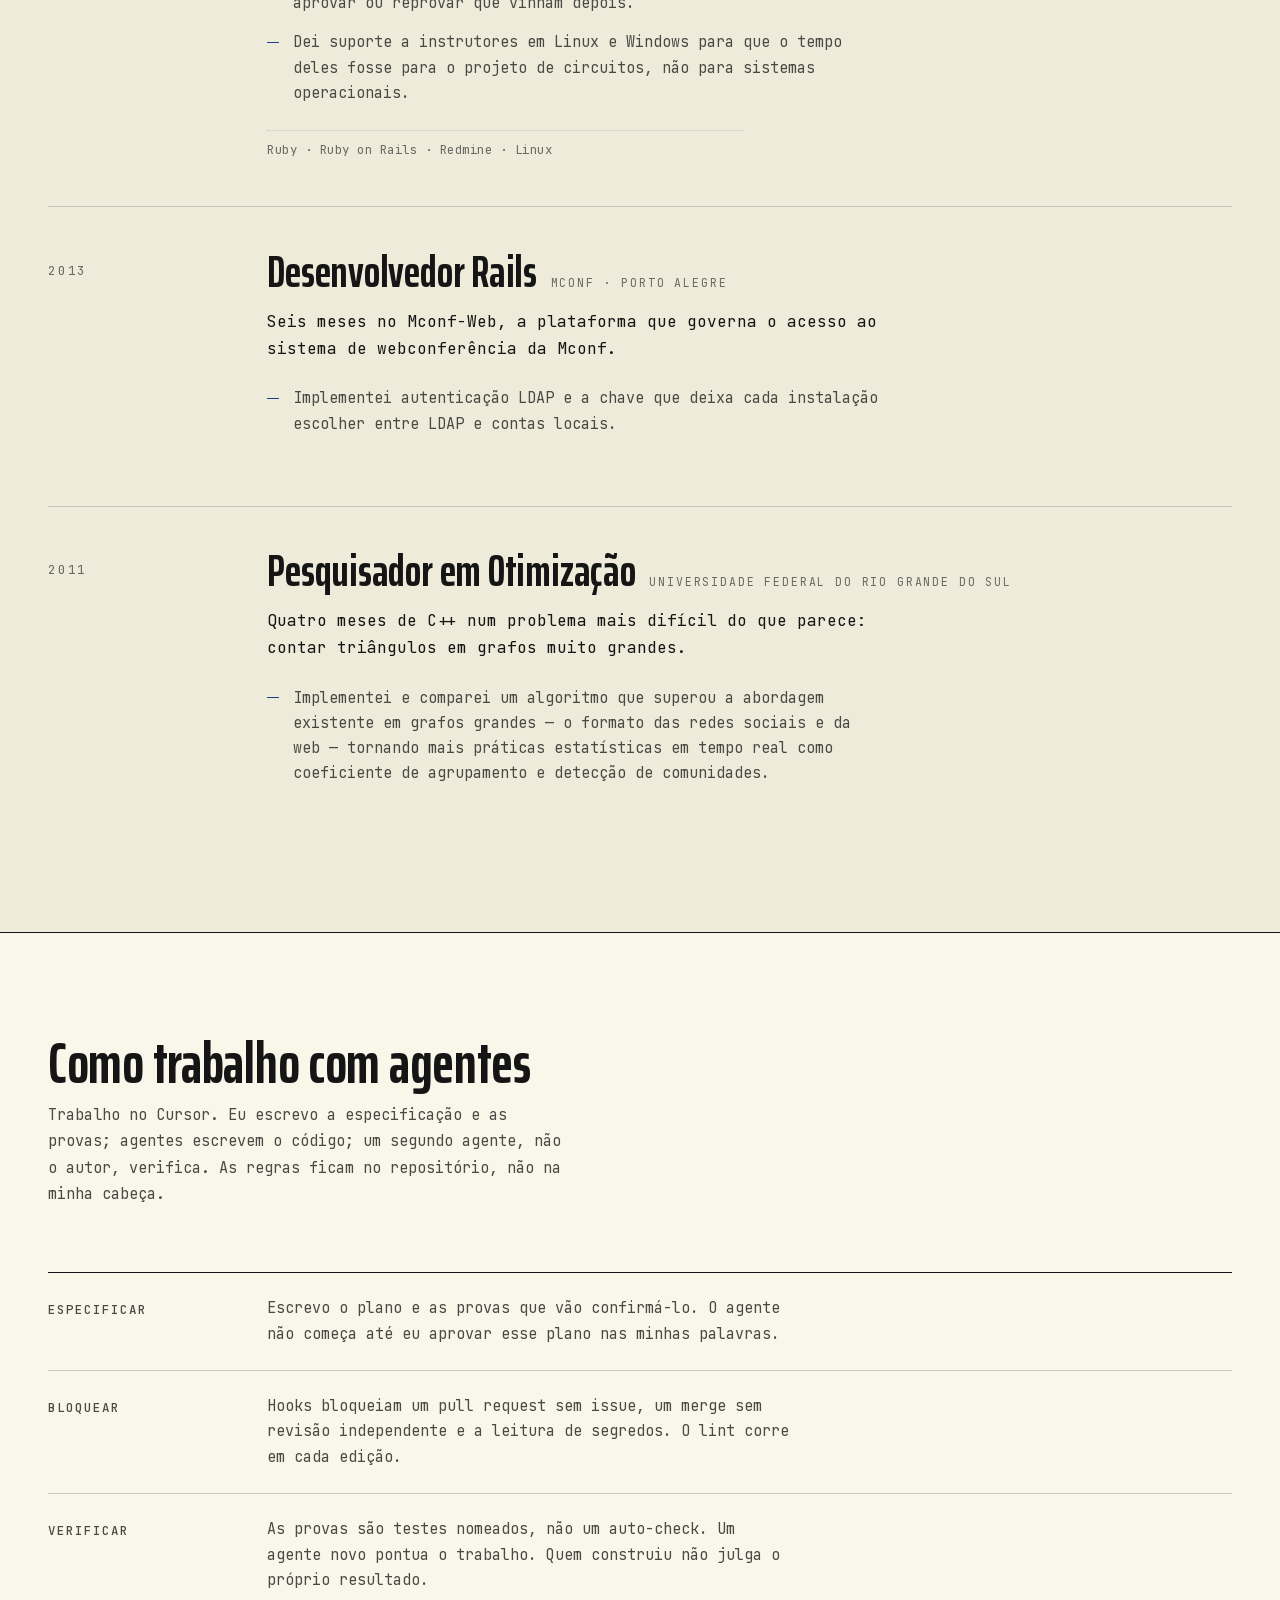
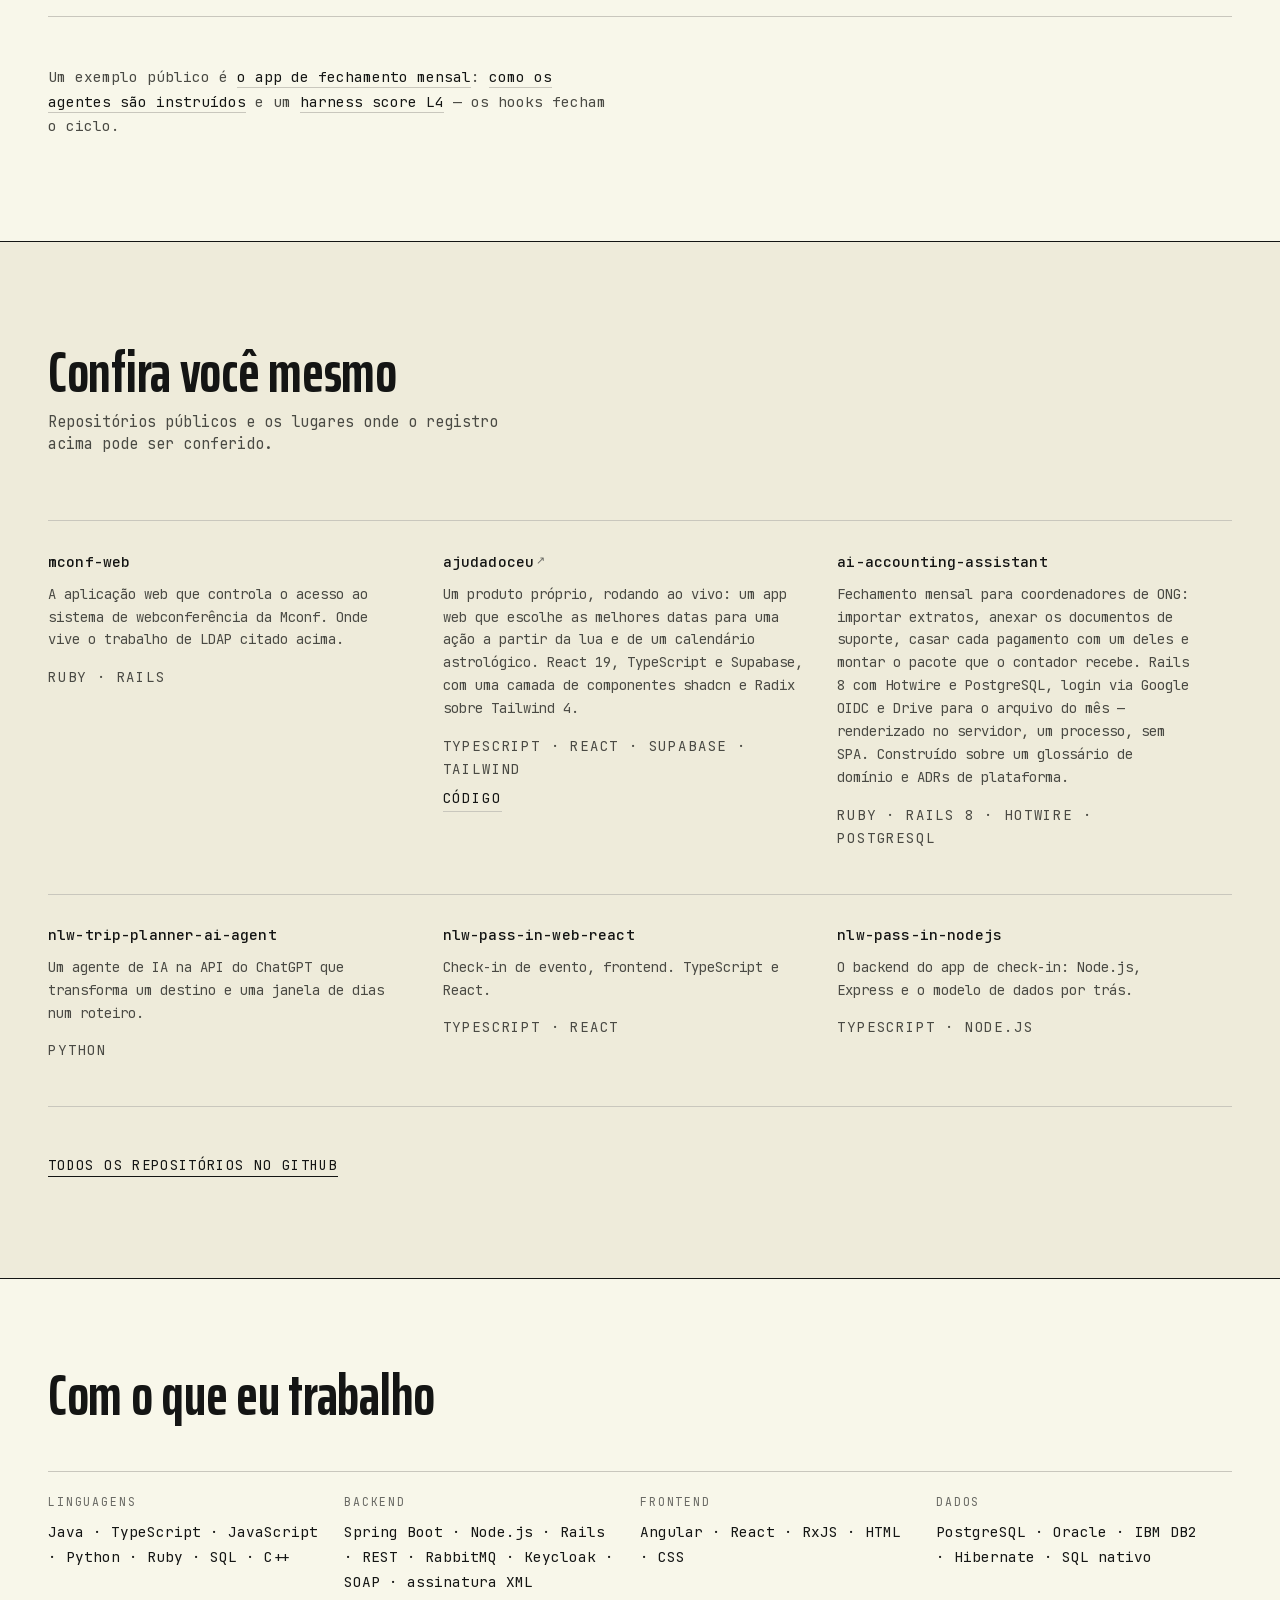
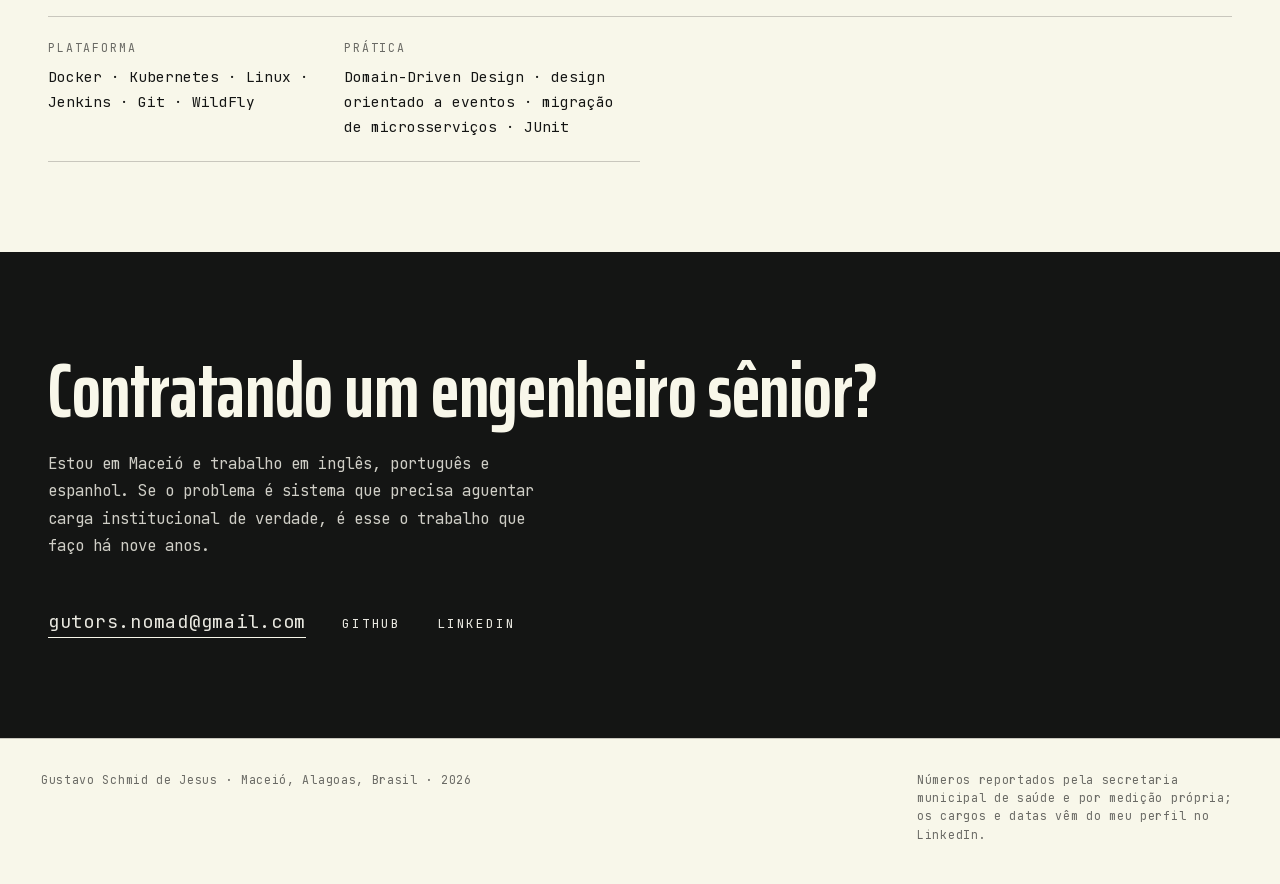
<file: pt/index.html>
<!DOCTYPE html>
<html lang="pt-BR">
<head>
<meta charset="utf-8">
<meta name="viewport" content="width=device-width, initial-scale=1">
<title>Gustavo Schmid de Jesus — Engenheiro de Software</title>
<meta name="description" content="Engenheiro de software sênior. Nove anos construindo sistemas Java e Spring em escala municipal, hoje full stack em TypeScript, Java e Python. Maceió, Brasil.">

<!-- Social preview. LinkedIn and WhatsApp read og:; X reads twitter:.
     Absolute URLs are required by every one of them. -->
<link rel="canonical" href="https://gutors.com.br/pt/">
<link rel="alternate" hreflang="en" href="https://gutors.com.br/">
<link rel="alternate" hreflang="pt-BR" href="https://gutors.com.br/pt/">
<link rel="alternate" hreflang="x-default" href="https://gutors.com.br/">
<link rel="icon" href="/favicon.ico" sizes="32x32">
<link rel="icon" href="/assets/og/icon-512.png" type="image/png" sizes="512x512">
<link rel="apple-touch-icon" href="/apple-touch-icon.png">
<meta name="theme-color" content="#f8f7ea">
<meta property="og:type" content="profile">
<meta property="og:site_name" content="Gustavo Schmid de Jesus">
<meta property="og:url" content="https://gutors.com.br/pt/">
<meta property="og:title" content="Gustavo Schmid de Jesus — Engenheiro de Software">
<meta property="og:description" content="Nove anos construindo sistemas em escala municipal na prefeitura de Porto Alegre. 172 unidades de saúde, US$ 800k economizados no primeiro ano, 80% mais rápido na execução de jobs.">
<meta property="og:image" content="https://gutors.com.br/assets/og/og.png">
<meta property="og:image:width" content="1200">
<meta property="og:image:height" content="630">
<meta property="og:image:alt" content="Gustavo Schmid de Jesus, engenheiro de software. US$ 800k economizados no primeiro ano; 172 unidades de saúde; 80% mais rápido na execução; 70% menos latência de busca.">
<meta property="og:locale" content="pt_BR">
<meta property="og:locale:alternate" content="en_US">

<meta name="twitter:card" content="summary_large_image">
<meta name="twitter:title" content="Gustavo Schmid de Jesus — Engenheiro de Software">
<meta name="twitter:description" content="Nove anos construindo sistemas em escala municipal na prefeitura de Porto Alegre. 172 unidades de saúde, US$ 800k economizados no primeiro ano, 80% mais rápido na execução de jobs.">
<meta name="twitter:image" content="https://gutors.com.br/assets/og/og.png">
<meta name="twitter:image:alt" content="Gustavo Schmid de Jesus, engenheiro de software, com os números principais da carreira.">
<link rel="preload" href="/assets/fonts/saira-extra-condensed-700.woff2" as="font" type="font/woff2" crossorigin>
<link rel="preload" href="/assets/fonts/jetbrains-mono.woff2" as="font" type="font/woff2" crossorigin>
<link rel="preload" href="/assets/fonts/faustina-italic-500.woff2" as="font" type="font/woff2" crossorigin>
<link rel="stylesheet" href="/styles.css">
</head>
<body>

<a class="skip" href="#registro">Ir para o registro</a>

<main>
  <!-- ============ THE SHEET: first viewport ============ -->
  <div class="sheet-wrap">
    <nav class="langbar" aria-label="Idioma">
      <div class="langbar__group">
        <a href="/" hreflang="en" lang="en">EN</a>
        <span aria-current="page">PT</span>
      </div>
    </nav>

  <section class="sheet" aria-label="Registro resumido">

    <div class="masthead">
      <img class="portrait" src="/assets/plates/portrait.png" width="240" height="240"
           alt="Gustavo Schmid de Jesus">

      <h1 class="name">
        <span>Gustavo Schmid de Jesus</span>
        <span class="name__sep" aria-hidden="true">/</span>
        <span class="name__role">Engenheiro de Software</span>
      </h1>

      <p class="stamp" aria-label="Selo: engenheiro sênior, doze anos de experiência">Sênior&nbsp;&middot;&nbsp;12&nbsp;anos</p>
    </div>

    <h2 class="results__title" id="results-h">Resultados selecionados</h2>

    <p class="lead">
      <span class="lead__fig">US$ 800k<sup class="fn" aria-hidden="true">1</sup></span>
      <span class="lead__cap">
        <span>Economizados no primeiro ano</span>
        <span>Inventário farmacêutico, secretaria municipal de saúde</span>
      </span>
    </p>

    <ul class="stats" aria-labelledby="results-h">
      <li class="stat">
        <span class="stat__fig">172<sup class="fn" aria-hidden="true">2</sup></span>
        <span class="stat__label">Unidades de saúde</span>
      </li>
      <li class="stat">
        <span class="stat__fig">80%<sup class="fn" aria-hidden="true">3</sup></span>
        <span class="stat__label">Mais rápido em execução</span>
      </li>
      <li class="stat">
        <span class="stat__fig">70%<sup class="fn" aria-hidden="true">4</sup></span>
        <span class="stat__label">Menos latência de busca</span>
      </li>
    </ul>

    <h2 class="reg__title">Registro profissional</h2>
    <ol class="reg">
      <li class="reg__row">
        <span class="reg__org">Procempa</span>
        <span class="reg__role">Engenheiro de Software Sênior</span>
        <span class="reg__dots" aria-hidden="true"></span>
        <span class="reg__date">2015&ndash;2024</span>
      </li>
      <li class="reg__row">
        <span class="reg__org">GrowthStrategyDigital</span>
        <span class="reg__role">Fundador e Líder Técnico</span>
        <span class="reg__dots" aria-hidden="true"></span>
        <span class="reg__date">2024&ndash;2025</span>
      </li>
      <li class="reg__row">
        <span class="reg__org">NSCAD Microeletrônica</span>
        <span class="reg__role">Engenheiro de Software Júnior</span>
        <span class="reg__dots" aria-hidden="true"></span>
        <span class="reg__date">2012&ndash;2014</span>
      </li>
      <li class="reg__row">
        <span class="reg__org">Mconf</span>
        <span class="reg__role">Desenvolvedor Rails</span>
        <span class="reg__dots" aria-hidden="true"></span>
        <span class="reg__date">2013</span>
      </li>
      <li class="reg__row">
        <span class="reg__org">UFRGS</span>
        <span class="reg__role">Pesquisador em Otimização</span>
        <span class="reg__dots" aria-hidden="true"></span>
        <span class="reg__date">2011</span>
      </li>
    </ol>

    <div class="notes">
      <p class="note"><span class="fn">1</span> Economia no primeiro ano, evitando vencimento e desvio de medicamentos em toda a rede.</p>
      <p class="note"><span class="fn">2</span> Unidades de saúde rodando o sistema de inventário farmacêutico.</p>
      <p class="note"><span class="fn">3</span> Chamadas entre serviços migradas para RabbitMQ; tempo de execução dos jobs.</p>
      <p class="note"><span class="fn">4</span> SQL nativo e estratégias de fetch; latência de busca para a equipe clínica.</p>
    </div>

    <a class="contact" href="mailto:gutors.nomad@gmail.com">gutors.nomad@gmail.com</a>
  </section>
  </div>

  <!-- ============ THE RECORD: what the sheet summarises ============ -->
  <section class="record" id="registro" aria-labelledby="registro-h">
    <div class="record__inner">

      <header class="record__head">
        <h2 id="registro-h" class="record__title">O que eu construí de fato</h2>
        <p class="record__intro">
          Doze anos de software, nove deles dentro da secretaria da fazenda de Porto Alegre.
          Abaixo está o trabalho por trás dos números acima, escrito no nível de sistema e de
          decisão. Nada aqui é confidencial: nenhum dado de cliente, nenhum nome interno.
        </p>
      </header>

      <article class="entry" aria-labelledby="e1">
        <p class="entry__date">2015 — 2024</p>
        <h2 class="entry__title" id="e1">Engenheiro de Software Sênior<span class="entry__at">Procempa · Porto Alegre</span></h2>
        <p class="entry__lead">Setor da fazenda: todos os sistemas por trás do gasto público do município. Liderei a arquitetura do inventário farmacêutico usado em 172 unidades de saúde e reescrevi como os serviços da prefeitura conversam entre si.</p>
        <ul class="entry__list">
          <li><strong>Inventário farmacêutico, 172 unidades.</strong> Projetei e liderei o sistema municipal que acompanha o estoque de medicamentos em toda a rede de farmácias públicas. Economizou mais de US$ 800k (R$ 4M) no primeiro ano ao evitar vencimento e desvio — o número no topo desta página.</li>
          <li><strong>pessoaAPI.</strong> Construí a API RESTful que centralizou os dados de cidadãos para mais de dez sistemas internos, cortando registros duplicados e destravando contratos com novos clientes.</li>
          <li><strong>RabbitMQ entre serviços.</strong> Troquei chamadas REST síncronas por filas onde o gargalo era acoplamento, não vazão. A execução dos jobs ficou 80% mais rápida.</li>
          <li><strong>Trabalho de consulta e persistência.</strong> SQL nativo e estratégias de fetch no Hibernate reduziram a latência de busca em 70% para milhares de usuários clínicos diários.</li>
          <li><strong>Relatórios fiscais, automatizados.</strong> Substituí a digitação manual do BNAFAR e do EFD-REINF, devolvendo centenas de horas por mês a mais de cem colegas e mantendo o município em 100% de conformidade fiscal.</li>
          <li><strong>Monólito para microsserviços.</strong> Coliderei a migração, com observabilidade e um frontend Angular que substituiu as telas legadas.</li>
        </ul>
        <p class="entry__stack">
          Java 8, 12, 21 · Spring Boot · WildFly · Hibernate · RabbitMQ · Angular · TypeScript · RxJS ·
          PostgreSQL · Oracle · IBM DB2 · Keycloak · Docker · Jenkins
        </p>
      </article>

      <article class="entry" aria-labelledby="e2">
        <p class="entry__date">2024 — 2025</p>
        <h2 class="entry__title" id="e2">Fundador e Líder Técnico<span class="entry__at">GrowthStrategyDigital · Sudeste Asiático</span></h2>
        <p class="entry__lead">Dois anos tocando uma consultoria técnica pequena na estrada: um engenheiro, full stack, entregando produtos para negócios guiados por marketing.</p>
        <ul class="entry__list">
          <li><strong>Uma plataforma SaaS com IA, da concepção à produção.</strong> React e TypeScript sobre Supabase — modelagem de banco, row-level security, autenticação e edge functions para a lógica de backend.</li>
          <li><strong>Um chatbot de SDR.</strong> Feito com n8n e EvolutionAPI para qualificar leads e responder o primeiro atendimento, reduzindo o tempo de resposta dos clientes que rodaram.</li>
          <li><strong>Correção de atribuição.</strong> Migrei o rastreamento dos clientes para o lado servidor com GTM e Stape; o Meta CAPI recuperou mais de 30% dos dados de conversão perdidos para as restrições de navegador, e o CPA melhorou 50%.</li>
          <li><strong>Nutrição de leads.</strong> Edge functions do Supabase ligadas ao Mailgun, levando usuários do teste ao plano pago sem ninguém no meio.</li>
        </ul>
        <p class="entry__stack">React · TypeScript · Supabase · n8n · EvolutionAPI · GTM · Stape · Mailgun</p>
      </article>

      <article class="entry" aria-labelledby="e3">
        <p class="entry__date">2012 — 2014</p>
        <h2 class="entry__title" id="e3">Engenheiro de Software Júnior<span class="entry__at">NSCAD Microeletrônica · UFRGS</span></h2>
        <p class="entry__lead">Ruby e Rails dentro de um instituto de projeto de chips, onde as pessoas que eu atendia eram engenheiros projetando circuitos integrados.</p>
        <ul class="entry__list">
          <li>Construí plugins de Redmine que substituíram a administração de cursos feita à mão: presença, entrega de provas e as decisões de aprovar ou reprovar que vinham depois.</li>
          <li>Dei suporte a instrutores em Linux e Windows para que o tempo deles fosse para o projeto de circuitos, não para sistemas operacionais.</li>
        </ul>
        <p class="entry__stack">Ruby · Ruby on Rails · Redmine · Linux</p>
      </article>

      <article class="entry" aria-labelledby="e4">
        <p class="entry__date">2013</p>
        <h2 class="entry__title" id="e4">Desenvolvedor Rails<span class="entry__at">Mconf · Porto Alegre</span></h2>
        <p class="entry__lead">Seis meses no Mconf-Web, a plataforma que governa o acesso ao sistema de webconferência da Mconf.</p>
        <ul class="entry__list">
          <li>Implementei autenticação LDAP e a chave que deixa cada instalação escolher entre LDAP e contas locais.</li>
        </ul>
      </article>

      <article class="entry" aria-labelledby="e5">
        <p class="entry__date">2011</p>
        <h2 class="entry__title" id="e5">Pesquisador em Otimização<span class="entry__at">Universidade Federal do Rio Grande do Sul</span></h2>
        <p class="entry__lead">Quatro meses de C++ num problema mais difícil do que parece: contar triângulos em grafos muito grandes.</p>
        <ul class="entry__list">
          <li>Implementei e comparei um algoritmo que superou a abordagem existente em grafos grandes — o formato das redes sociais e da web — tornando mais práticas estatísticas em tempo real como coeficiente de agrupamento e detecção de comunidades.</li>
        </ul>
      </article>
    </div>
  </section>

  <!-- ============ METHOD: how I work with agents ============ -->
  <section class="method" aria-labelledby="method-h">
    <div class="method__inner">
      <h2 id="method-h" class="method__title">Como trabalho com agentes</h2>
      <p class="method__intro">
        Trabalho no Cursor. Eu escrevo a especificação e as provas; agentes escrevem o código;
        um segundo agente, não o autor, verifica. As regras ficam no repositório,
        não na minha cabeça.
      </p>

      <ol class="method__steps">
        <li class="method__step">
          <h3 class="method__label">Especificar</h3>
          <p>Escrevo o plano e as provas que vão confirmá-lo. O agente não começa até eu aprovar esse plano nas minhas palavras.</p>
        </li>
        <li class="method__step">
          <h3 class="method__label">Bloquear</h3>
          <p>Hooks bloqueiam um pull request sem issue, um merge sem revisão independente e a leitura de segredos. O lint corre em cada edição.</p>
        </li>
        <li class="method__step">
          <h3 class="method__label">Verificar</h3>
          <p>As provas são testes nomeados, não um auto-check. Um agente novo pontua o trabalho. Quem construiu não julga o próprio resultado.</p>
        </li>
      </ol>

      <p class="method__example">
        Um exemplo público é
        <a href="https://github.com/gutors/ai-accounting-assistant" target="_blank" rel="noopener">o app de fechamento mensal</a>:
        <a href="https://github.com/gutors/ai-accounting-assistant/blob/main/AGENTS.md" target="_blank" rel="noopener">como os agentes são instruídos</a>
        e um
        <a href="https://paladini.github.io/harness-score/" target="_blank" rel="noopener">harness score L4</a>
        &mdash; os hooks fecham o ciclo.
      </p>
    </div>
  </section>

  <!-- ============ EVIDENCE ============ -->
  <section class="evidence" aria-labelledby="ev-h">
    <div class="evidence__inner">
      <h2 id="ev-h" class="evidence__title">Confira você mesmo</h2>
      <p class="evidence__intro">Repositórios públicos e os lugares onde o registro acima pode ser conferido.</p>

      <ul class="projects">
        <li class="project">
          <h3><a href="https://github.com/gutors/mconf-web" target="_blank" rel="noopener">mconf-web</a></h3>
          <p>A aplicação web que controla o acesso ao sistema de webconferência da Mconf. Onde vive o trabalho de LDAP citado acima.</p>
          <p class="project__meta">Ruby · Rails</p>
        </li>
        <li class="project">
          <h3><a href="https://applua.fengshuitradicional.world" target="_blank" rel="noopener">ajudadoceu<span class="project__ext" aria-hidden="true">&#8599;</span></a></h3>
          <p>Um produto próprio, rodando ao vivo: um app web que escolhe as melhores datas para uma ação a partir da lua e de um calendário astrológico. React 19, TypeScript e Supabase, com uma camada de componentes shadcn e Radix sobre Tailwind 4.</p>
          <p class="project__meta">
            <span>TypeScript · React · Supabase · Tailwind</span>
            <a href="https://github.com/gutors/ajudadoceu" target="_blank" rel="noopener">Código</a>
          </p>
        </li>
        <li class="project">
          <h3><a href="https://github.com/gutors/ai-accounting-assistant" target="_blank" rel="noopener">ai-accounting-assistant</a></h3>
          <p>Fechamento mensal para coordenadores de ONG: importar extratos, anexar os documentos de suporte, casar cada pagamento com um deles e montar o pacote que o contador recebe. Rails 8 com Hotwire e PostgreSQL, login via Google OIDC e Drive para o arquivo do mês — renderizado no servidor, um processo, sem SPA. Construído sobre um glossário de domínio e ADRs de plataforma.</p>
          <p class="project__meta">Ruby · Rails 8 · Hotwire · PostgreSQL</p>
        </li>
        <li class="project">
          <h3><a href="https://github.com/gutors/nlw-trip-planner-ai-agent" target="_blank" rel="noopener">nlw-trip-planner-ai-agent</a></h3>
          <p>Um agente de IA na API do ChatGPT que transforma um destino e uma janela de dias num roteiro.</p>
          <p class="project__meta">Python</p>
        </li>
        <li class="project">
          <h3><a href="https://github.com/gutors/nlw-pass-in-web-react" target="_blank" rel="noopener">nlw-pass-in-web-react</a></h3>
          <p>Check-in de evento, frontend. TypeScript e React.</p>
          <p class="project__meta">TypeScript · React</p>
        </li>
        <li class="project">
          <h3><a href="https://github.com/gutors/nlw-pass-in-nodejs" target="_blank" rel="noopener">nlw-pass-in-nodejs</a></h3>
          <p>O backend do app de check-in: Node.js, Express e o modelo de dados por trás.</p>
          <p class="project__meta">TypeScript · Node.js</p>
        </li>
      </ul>

      <p class="evidence__more">
        <a href="https://github.com/gutors" target="_blank" rel="noopener">Todos os repositórios no GitHub</a>
      </p>
    </div>
  </section>

  <!-- ============ CAPABILITIES ============ -->
  <section class="capabilities" aria-labelledby="cap-h">
    <div class="capabilities__inner">
      <h2 id="cap-h" class="capabilities__title">Com o que eu trabalho</h2>
      <dl class="cap">
        <div class="cap__group">
          <dt>Linguagens</dt>
          <dd>Java · TypeScript · JavaScript · Python · Ruby · SQL · C++</dd>
        </div>
        <div class="cap__group">
          <dt>Backend</dt>
          <dd>Spring Boot · Node.js · Rails · REST · RabbitMQ · Keycloak · SOAP · assinatura XML</dd>
        </div>
        <div class="cap__group">
          <dt>Frontend</dt>
          <dd>Angular · React · RxJS · HTML · CSS</dd>
        </div>
        <div class="cap__group">
          <dt>Dados</dt>
          <dd>PostgreSQL · Oracle · IBM DB2 · Hibernate · SQL nativo</dd>
        </div>
        <div class="cap__group">
          <dt>Plataforma</dt>
          <dd>Docker · Kubernetes · Linux · Jenkins · Git · WildFly</dd>
        </div>
        <div class="cap__group">
          <dt>Prática</dt>
          <dd>Domain-Driven Design · design orientado a eventos · migração de microsserviços · JUnit</dd>
        </div>
      </dl>
    </div>
  </section>

  <!-- ============ CONTACT ============ -->
  <section class="close" aria-labelledby="close-h">
    <div class="close__inner">
      <h2 id="close-h" class="close__title">Contratando um engenheiro sênior?</h2>
      <p class="close__body">
        Estou em Maceió e trabalho em inglês, português e espanhol.
        Se o problema é sistema que precisa aguentar carga institucional de verdade,
        é esse o trabalho que faço há nove anos.
      </p>
      <ul class="close__links">
        <li><a class="close__primary" href="mailto:gutors.nomad@gmail.com">gutors.nomad@gmail.com</a></li>
        <li><a href="https://github.com/gutors" target="_blank" rel="noopener">GitHub</a></li>
        <li><a href="https://linkedin.com/in/gustavo-schmid-de-jesus" target="_blank" rel="noopener">LinkedIn</a></li>
      </ul>
    </div>
  </section>
</main>

<footer class="foot">
  <p>Gustavo Schmid de Jesus · Maceió, Alagoas, Brasil · <span class="foot__year">2026</span></p>
  <p class="foot__note">Números reportados pela secretaria municipal de saúde e por medição própria; os cargos e datas vêm do meu perfil no LinkedIn.</p>
</footer>

<script src="/script.js"></script>
</body>
</html>
</file>
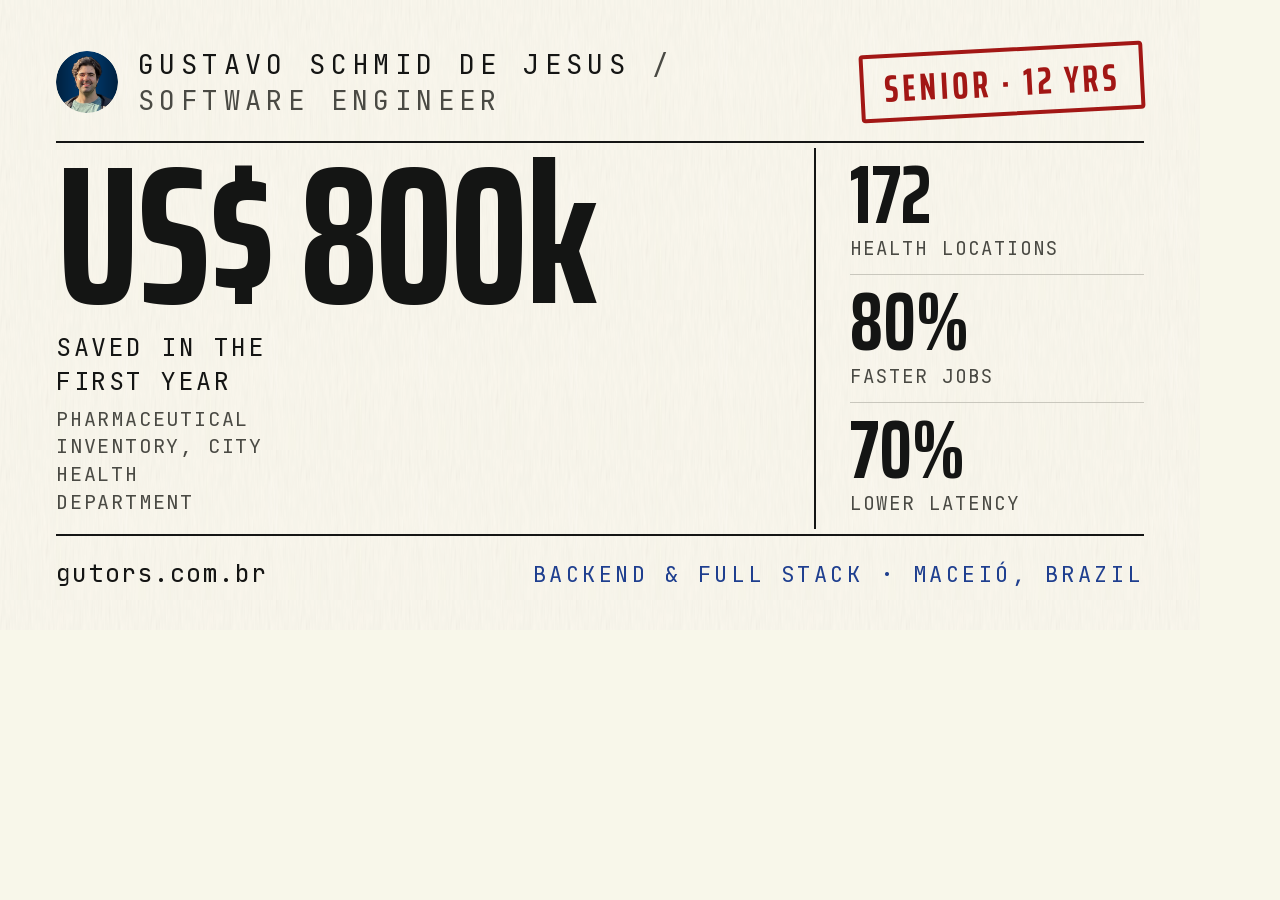
<file: assets/og/source.html>
<!DOCTYPE html>
<html lang="en">
<head>
<meta charset="utf-8">
<title>Social preview — 1200×630</title>
<style>
  /* Source for assets/og.png. Open this file at exactly 1200×630 and capture
     the viewport; the result is what LinkedIn, WhatsApp and Slack render when
     the link is shared. Kept in the repo so the card is regenerated, not
     redrawn by hand, whenever the figures change.

     Sizing rule: LinkedIn shows this at roughly 500px wide, so every size here
     is set for a 40% reduction. Nothing below 28px survives that. */

  @font-face {
    font-family: 'Saira Extra Condensed';
    src: url('../fonts/saira-extra-condensed-700.woff2') format('woff2');
    font-weight: 700;
    font-display: block;
  }
  @font-face {
    font-family: 'JetBrains Mono';
    src: url('../fonts/jetbrains-mono.woff2') format('woff2');
    font-weight: 400 500;
    font-display: block;
  }

  * { box-sizing: border-box; margin: 0; padding: 0; }

  html, body {
    width: 1200px;
    height: 630px;
    overflow: hidden;
  }

  body {
    position: relative;
    background: #f8f7ea;
    color: #141514;
    font-family: 'JetBrains Mono', monospace;
    font-variant-numeric: tabular-nums;
    -webkit-font-smoothing: antialiased;
  }

  /* the paper, same plate the site uses */
  body::before {
    content: "";
    position: absolute;
    inset: 0;
    background-image: url('../../assets/plates/ground.png');
    background-size: 600px;
    opacity: 0.55;
  }

  .card {
    position: relative;
    height: 100%;
    padding: 46px 56px 40px;
    display: flex;
    flex-direction: column;
  }

  /* --- top line ---------------------------------------------------------- */
  .top {
    display: flex;
    align-items: center;
    gap: 20px;
    padding-bottom: 22px;
    border-bottom: 2px solid #141514;
  }

  .portrait {
    width: 62px;
    height: 62px;
    border-radius: 50%;
    object-fit: cover;
    flex: 0 0 auto;
  }

  .name {
    font-size: 27px;
    letter-spacing: 0.2em;
    text-transform: uppercase;
    line-height: 1.35;
  }
  .name span { color: #4a4a44; }

  .stamp {
    margin-left: auto;
    flex: 0 0 auto;
    padding: 12px 20px 10px;
    border: 4px solid #a21715;
    border-radius: 4px;
    color: #a21715;
    font-family: 'Saira Extra Condensed', sans-serif;
    font-weight: 700;
    font-size: 38px;
    line-height: 1;
    letter-spacing: 0.1em;
    text-transform: uppercase;
    transform: rotate(-3deg);
    white-space: nowrap;
  }

  /* --- the figure -------------------------------------------------------- */
  .body {
    flex: 1 1 auto;
    display: flex;
    align-items: center;
    gap: 44px;
    padding-block: 18px;
    min-height: 0;
  }

  .lead { flex: 1 1 auto; min-width: 0; }

  .lead__fig {
    font-family: 'Saira Extra Condensed', sans-serif;
    font-weight: 700;
    font-size: 196px;
    line-height: 0.76;
    letter-spacing: -0.015em;
    white-space: nowrap;
  }

  .lead__cap {
    margin-top: 20px;
    font-size: 25px;
    line-height: 1.38;
    letter-spacing: 0.1em;
    text-transform: uppercase;
    max-width: 15ch;
  }
  .lead__cap em {
    display: block;
    margin-top: 7px;
    font-style: normal;
    font-size: 20px;
    color: #4a4a44;
    letter-spacing: 0.09em;
  }

  /* --- the three supporting figures -------------------------------------- */
  .stats {
    flex: 0 0 330px;
    list-style: none;
    border-left: 2px solid #141514;
    padding-left: 34px;
    display: grid;
    gap: 0;
  }

  .stat {
    padding-block: 13px;
    border-bottom: 1px solid #c9c7bd;
  }
  .stat:last-child { border-bottom: 0; }

  .stat__fig {
    font-family: 'Saira Extra Condensed', sans-serif;
    font-weight: 700;
    font-size: 82px;
    line-height: 0.82;
  }

  .stat__label {
    display: block;
    margin-top: 8px;
    font-size: 19px;
    letter-spacing: 0.11em;
    text-transform: uppercase;
    color: #4a4a44;
  }

  /* --- foot -------------------------------------------------------------- */
  .foot {
    display: flex;
    justify-content: space-between;
    align-items: baseline;
    gap: 24px;
    padding-top: 20px;
    border-top: 2px solid #141514;
    font-size: 25px;
    letter-spacing: 0.05em;
  }
  .foot__site { color: #4a4a44; }
  .foot__stamp {
    font-size: 22px;
    letter-spacing: 0.16em;
    text-transform: uppercase;
    color: #1f3f8f;
  }
</style>
</head>
<body>
  <div class="card">

    <div class="top">
      <img class="portrait" src="../../assets/plates/portrait.png" alt="">
      <p class="name">Gustavo Schmid de Jesus <span>/ Software Engineer</span></p>
      <p class="stamp">Senior · 12 yrs</p>
    </div>

    <div class="body">
      <div class="lead">
        <p class="lead__fig">US$ 800k</p>
        <p class="lead__cap">
          Saved in the first year
          <em>Pharmaceutical inventory, city health department</em>
        </p>
      </div>

      <ul class="stats">
        <li class="stat">
          <span class="stat__fig">172</span>
          <span class="stat__label">Health locations</span>
        </li>
        <li class="stat">
          <span class="stat__fig">80%</span>
          <span class="stat__label">Faster jobs</span>
        </li>
        <li class="stat">
          <span class="stat__fig">70%</span>
          <span class="stat__label">Lower latency</span>
        </li>
      </ul>
    </div>

    <div class="foot">
      <span>gutors.com.br</span>
      <span class="foot__stamp">Backend &amp; full stack · Maceió, Brazil</span>
    </div>

  </div>
</body>
</html>
</file>
<file: styles.css>
/* ==========================================================================
   Gustavo Schmid de Jesus — technical record
   The world: a printed engineering report. Warm paper, hairline rules,
   tabular figures, monospaced annotations. Nothing rounded, nothing shadowed.
   ========================================================================== */

@font-face {
  font-family: 'Saira Extra Condensed';
  src: url('assets/fonts/saira-extra-condensed-700.woff2') format('woff2');
  font-weight: 700;
  font-style: normal;
  font-display: swap;
}
@font-face {
  font-family: 'JetBrains Mono';
  src: url('assets/fonts/jetbrains-mono.woff2') format('woff2');
  font-weight: 400 500;
  font-style: normal;
  font-display: swap;
}
@font-face {
  font-family: 'Faustina';
  src: url('assets/fonts/faustina-italic-500.woff2') format('woff2');
  font-weight: 500;
  font-style: italic;
  font-display: swap;
}

:root {
  /* paper and ink, sampled from the approved comp */
  --paper: #f8f7ea;
  --paper-deep: #f2f0e0;
  /* The band tone is translucent on purpose. Sections tinted with a solid
     colour paint over the fixed paper texture and the material vanishes,
     which is what made the old evidence section look flat next to the rest.
     A wash lets one continuous sheet show through every band. */
  --band: rgba(223, 219, 196, 0.42);
  --ink: #141514;
  --ink-soft: #4a4a44;
  /* Darkened from #73726e so it still clears 4.5:1 on the tinted band as
     well as on plain paper; the old value read 4.02 on the band. */
  --ink-faint: #6a6a65;
  --rule: #c9c7bd;
  --rule-strong: #141514;
  --blue: #1f3f8f;
  --red: #a21715;

  --mono: 'JetBrains Mono', ui-monospace, 'SF Mono', Menlo, monospace;
  --display: 'Saira Extra Condensed', 'Arial Narrow', sans-serif;
  --serif: 'Faustina', Georgia, serif;

  --pad: clamp(1.25rem, 3.2vw, 3rem);
}

* { box-sizing: border-box; }

html {
  -webkit-text-size-adjust: 100%;
  scroll-behavior: smooth;
}

body {
  margin: 0;
  background: var(--paper);
  color: var(--ink);
  font-family: var(--mono);
  font-size: 15px;
  line-height: 1.5;
  font-variant-numeric: tabular-nums;
  -webkit-font-smoothing: antialiased;
  text-rendering: optimizeLegibility;
}

/* The paper itself: a real texture, tiled, at low strength so text stays crisp. */
body::before {
  content: "";
  position: fixed;
  inset: 0;
  background-image: url('assets/plates/ground.png');
  background-size: 600px;
  opacity: 0.55;
  pointer-events: none;
  z-index: 0;
}

main { position: relative; z-index: 1; }

a { color: inherit; }

::selection {
  background: var(--blue);
  color: var(--paper);
}

:focus-visible {
  outline: 2px solid var(--blue);
  outline-offset: 3px;
}

.skip {
  position: absolute;
  left: -9999px;
  top: 0;
  background: var(--ink);
  color: var(--paper);
  padding: 0.75rem 1rem;
  font: 500 13px/1 var(--mono);
  text-transform: uppercase;
  letter-spacing: 0.12em;
  z-index: 100;
}
.skip:focus { left: 0; }

/* ==========================================================================
   Language switch
   A page-level control, not part of the sheet: the measured card is a printed
   object, and a UI control sitting inside it would be the browser talking
   through the report. It sits above the sheet, quiet, and reads as chrome.

   Each option is a real 44px touch target. The first draft styled the labels
   as bare text at 17×20px, which is a third of the minimum and, on the
   Portuguese page, put the only tappable one on the left of the pair where
   nobody looks for it.
   ========================================================================== */

.langbar {
  max-width: 1280px;
  margin-inline: auto;
  padding: clamp(0.6rem, 1.6vw, 1rem) clamp(0.9rem, 2.4vw, 1.9rem) 0;
  display: flex;
  justify-content: flex-end;
}

.langbar__group {
  display: inline-flex;
  align-items: stretch;
  border: 1px solid var(--rule);
  border-radius: 2px;
  overflow: hidden;
}

.langbar__group > * {
  display: flex;
  align-items: center;
  justify-content: center;
  /* 44×44 is the floor for a thumb; the label only needs its width to fit. */
  min-width: 46px;
  min-height: 34px;
  padding: 0 0.85em;
  font-size: 0.72rem;
  letter-spacing: 0.14em;
  text-transform: uppercase;
  text-decoration: none;
  line-height: 1;
  transition: background 140ms ease, color 140ms ease;
}

.langbar__group [aria-current] {
  background: var(--ink);
  color: var(--paper);
  font-weight: 500;
}

.langbar__group a {
  color: var(--ink-soft);
  background: transparent;
}
.langbar__group a:hover {
  background: var(--paper-deep);
  color: var(--blue);
}

/* A visible divider between the two, so the pair reads as two buttons and
   never as one label split by a slash. */
.langbar__group > * + * {
  border-left: 1px solid var(--rule);
}

/* Bigger targets where the finger is the pointer. */
@media (max-width: 900px) {
  .langbar {
    padding-top: 0.7rem;
  }
  .langbar__group > * {
    min-width: 56px;
    min-height: 44px;
    font-size: 0.8rem;
  }
}

/* ==========================================================================
   First viewport — bound to the approved comp's measured boxes (1280 × 720)
   ========================================================================== */

/* Wrapper exists so the sheet can size its type from its own width (cqw),
   which is what makes the measured comp scale exactly at any viewport. */
.sheet-wrap {
  container-type: inline-size;
  max-width: 1280px;
  margin-inline: auto;
}

.sheet {
  position: relative;
  width: 100%;
  aspect-ratio: 1280 / 720;
  /* 15px at the comp's 1280 width: one em is one step of the comp's scale. */
  font-size: 1.171875cqw;
  overflow: hidden;
}

.sheet > * {
  position: absolute;
}

/* --- masthead: portrait, name and stamp share one band ------------------ */
/* Measured against the comp: the band closes at 11% of the sheet height, so the
   lead figure at 15% always has clear air under it. Portrait, name and stamp are
   one object here — they were absolute siblings before, and the portrait's box
   grew into the figure's. */
.masthead {
  left: 2.8%;
  top: 2.6%;
  width: 94.4%;
  height: 9%;
  display: flex;
  align-items: center;
  gap: 1.1em;
}

.portrait {
  flex: 0 0 auto;
  width: 3.4em;
  height: 3.4em;
  aspect-ratio: 1;
  border-radius: 50%;
  display: block;
  object-fit: cover;
}

/* --- name line ---------------------------------------------------------- */
.name {
  flex: 1 1 auto;
  margin: 0;
  /* This is the document's h1, so it must not inherit the browser's bold:
     the identity line was set at normal weight when it was a paragraph. */
  font-weight: 400;
  font-size: 1.36em;
  line-height: 1.25;
  letter-spacing: 0.24em;
  text-transform: uppercase;
  color: var(--ink);
  white-space: nowrap;
}
.name__sep { color: var(--ink-soft); margin-inline: 0.3em; }
.name__role { color: var(--ink); }

/* --- stamp -------------------------------------------------------------- */
.stamp {
  flex: 0 0 auto;
  margin: 0 0.4em 0 0;
  padding: 0.42em 0.75em 0.36em;
  border: 0.28em solid var(--red);
  border-radius: 0.2em;
  color: var(--red);
  font-family: var(--display);
  font-weight: 700;
  font-size: 1.5em;
  line-height: 1;
  letter-spacing: 0.1em;
  text-transform: uppercase;
  white-space: nowrap;
  transform: rotate(-3.5deg);
  opacity: 0.92;
}

/* --- the lead figure ---------------------------------------------------- */
/* Comp geometry: the figure occupies y 15%–35%, the caption sits below it and
   right-aligned at y 34%–46.5%, its right edge out at 64.4% of the sheet. */
/* The figures used to stand alone under the masthead, so the first thing a
   reader met was a number with no statement of what it was measuring. The
   section now opens with the same kicker the career register uses, which is
   also the document's first heading — before this, the outline began at
   "Career register", below the very figures the page leads with. */
.results__title {
  left: 2.8%;
  top: 13.65%;
  margin: 0;
  font-size: 0.94em;
  font-weight: 400;
  letter-spacing: 0.3em;
  text-transform: uppercase;
  color: var(--ink-soft);
}

.lead {
  left: 2.8%;
  top: 18.3%;
  width: 64.4%;
  height: 31%;
  margin: 0;
  display: block;
}

.lead__fig {
  position: absolute;
  left: 0;
  top: 0;
  display: block;
  font-family: var(--display);
  font-weight: 700;
  font-size: 11.6em;
  line-height: 0.78;
  letter-spacing: -0.012em;
  color: var(--ink);
  white-space: nowrap;
}

.lead__cap {
  position: absolute;
  /* Sits directly under the figure, left-aligned to it. It used to be pushed
     to the far right of the block, which left the number with nothing beside
     it and read as an orphan rather than as a measurement with a caption. */
  left: 0;
  top: 9.6em;
  width: 47%;
  display: block;
  text-align: left;
  font-size: 1.05em;
  line-height: 1.44;
  letter-spacing: 0.07em;
  text-transform: uppercase;
  color: var(--ink);
}
.lead__cap span { display: block; }
.lead__cap span:last-child {
  font-size: 0.78em;
  color: var(--ink-soft);
  letter-spacing: 0.09em;
  margin-top: 0.35em;
}

/* --- footnote numerals -------------------------------------------------- */
.fn {
  font-family: var(--mono);
  font-size: 0.45em;
  font-weight: 500;
  color: var(--blue);
  vertical-align: super;
  letter-spacing: 0;
  margin-left: 0.06em;
}

/* --- the three supporting figures --------------------------------------- */
.stats {
  left: 67.2%;
  top: 12.5%;
  width: 29.8%;
  margin: 0;
  padding: 0 0 0 2.4%;
  list-style: none;
  display: grid;
  grid-auto-rows: 1fr;
  gap: 1.6%;
  border-left: 1px solid var(--ink);
}

.stat {
  display: flex;
  flex-direction: column;
  justify-content: flex-start;
  padding-bottom: 0.8em;
  border-bottom: 1px solid var(--rule);
}
.stat:last-child { border-bottom: 0; }

.stat__fig {
  font-family: var(--display);
  font-weight: 700;
  font-size: 4.1em;
  line-height: 0.85;
  letter-spacing: -0.01em;
  color: var(--ink);
}
.stat__label {
  margin-top: 0.5em;
  font-size: 0.78em;
  letter-spacing: 0.11em;
  text-transform: uppercase;
  color: var(--ink);
}

/* --- career register ---------------------------------------------------- */
.reg__title {
  left: 3%;
  top: 54.8%;
  margin: 0;
  font-size: 0.94em;
  font-weight: 400;
  letter-spacing: 0.3em;
  text-transform: uppercase;
  color: var(--ink-soft);
}

.reg {
  position: absolute;
  left: 2.8%;
  top: 58.6%;
  width: 92.4%;
  margin: 0;
  padding: 0;
  list-style: none;
}

.reg__row {
  position: static;
  display: grid;
  grid-template-columns: auto auto 1fr auto;
  align-items: baseline;
  column-gap: 0.65em;
  font-size: 1.02em;
  line-height: 1.35;
  padding-block: 0.52em;
  border-bottom: 1px solid var(--rule);
}
.reg__row:first-child { border-top: 1px solid var(--rule); }

.reg__org {
  font-weight: 500;
  letter-spacing: 0.09em;
  text-transform: uppercase;
  color: var(--ink);
}
.reg__role {
  font-family: var(--serif);
  font-style: italic;
  font-weight: 500;
  font-size: 1.08em;
  color: var(--ink-soft);
}
.reg__dots {
  align-self: end;
  height: 0.34em;
  background-image: radial-gradient(circle, var(--rule) 1px, transparent 1px);
  background-size: 0.42em 0.42em;
  background-position: 0 bottom;
  background-repeat: repeat-x;
  transform: translateY(-0.14em);
}
.reg__date {
  font-variant-numeric: tabular-nums;
  letter-spacing: 0.04em;
  color: var(--ink);
}

/* --- footnotes ---------------------------------------------------------- */
.notes {
  left: 2.8%;
  top: 86%;
  width: 89%;
  display: grid;
  grid-template-columns: 1fr 1fr;
  gap: 0.5em 2.2em;
  margin: 0;
}
.note {
  margin: 0;
  display: grid;
  grid-template-columns: 1.3em 1fr;
  font-size: 0.92em;
  line-height: 1.45;
  letter-spacing: 0.02em;
  color: var(--ink-soft);
  transition: color 160ms ease;
}
.note .fn {
  font-size: 1em;
  vertical-align: baseline;
  margin: 0;
}

/* lit state: the pairing the comp promises but a print sheet cannot do */
.note.is-lit {
  color: var(--ink);
}
.note.is-lit .fn {
  background: var(--blue);
  color: var(--paper);
  border-radius: 1px;
  box-shadow: 0 0 0 2px var(--blue);
  transition: background 120ms ease, color 120ms ease;
}
.lead__fig, .stat__fig {
  outline: none;
}
.lead__fig:focus-visible,
.stat__fig:focus-visible {
  outline: 2px solid var(--blue);
  outline-offset: 6px;
}

/* --- contact ------------------------------------------------------------ */
.contact {
  left: 78%;
  top: 94%;
  width: 19%;
  text-align: right;
  font-size: 0.98em;
  letter-spacing: 0.06em;
  color: var(--ink);
  text-decoration: none;
  text-underline-offset: 0.25em;
  text-decoration-thickness: 1px;
}
.contact:hover {
  color: var(--blue);
  text-decoration: underline;
}

/* ==========================================================================
   The record — everything below the fold, same world, fluid
   ========================================================================== */

.record,
.evidence,
.method,
.capabilities,
.close {
  position: relative;
  padding-inline: var(--pad);
}

.record__inner,
.evidence__inner,
.method__inner,
.capabilities__inner,
.close__inner {
  max-width: 74rem;
  margin-inline: auto;
}

/* The page alternates two stocks of paper all the way down: the record on the
   tint, the method back on plain paper, the evidence on the tint again, the
   capabilities on paper. Each section therefore reads against its neighbour
   rather than against the page, which is what lets a reader find a section by
   its ground instead of by its heading. The alternation is set once here
   instead of on each section, so the pattern cannot drift apart. */
.record,
.evidence {
  background: var(--band);
}

.record {
  padding-block: clamp(4rem, 9vw, 9rem) clamp(3rem, 6vw, 6rem);
  border-top: 1px solid var(--rule-strong);
}

.record__head { max-width: 62ch; }

.record__title {
  margin: 0 0 1.5rem;
  font-family: var(--display);
  font-weight: 700;
  font-size: clamp(2.75rem, 6.5vw, 5.5rem);
  line-height: 0.92;
  letter-spacing: -0.005em;
  text-wrap: balance;
}

.record__intro {
  margin: 0 0 clamp(3rem, 6vw, 5rem);
  font-size: 1rem;
  line-height: 1.75;
  color: var(--ink-soft);
  max-width: 58ch;
}

/* --- one entry per role ------------------------------------------------- */
.entry {
  display: grid;
  grid-template-columns: 10.5rem minmax(0, 1fr);
  column-gap: clamp(1.5rem, 4vw, 4rem);
  padding-block: clamp(2rem, 3.5vw, 3rem);
  border-top: 1px solid var(--rule);
}
.entry:first-of-type { border-top: 1px solid var(--rule-strong); }

/* The date holds the left column for the whole entry; everything else
   stacks in the content column beside it. */
.entry > *:not(.entry__date) { grid-column: 2; }

.entry__date {
  grid-column: 1;
  grid-row: 1 / -1;
  margin: 0;
  font-size: 0.8rem;
  letter-spacing: 0.14em;
  color: var(--ink-faint);
  font-variant-numeric: tabular-nums;
  padding-top: 0.55rem;
}

.entry__title {
  margin: 0 0 0.9rem;
  display: flex;
  flex-wrap: wrap;
  align-items: baseline;
  column-gap: 0.85rem;
  row-gap: 0.15rem;
  font-family: var(--display);
  font-weight: 700;
  font-size: clamp(1.9rem, 3.4vw, 2.9rem);
  line-height: 0.95;
  letter-spacing: -0.005em;
}

.entry__at {
  font-family: var(--mono);
  font-size: 0.72rem;
  font-weight: 400;
  letter-spacing: 0.16em;
  text-transform: uppercase;
  color: var(--ink-faint);
}

.entry__lead {
  margin: 0 0 1.5rem;
  max-width: 62ch;
  font-size: 1rem;
  line-height: 1.7;
  color: var(--ink);
}

.entry__list {
  margin: 0 0 1.5rem;
  padding: 0;
  list-style: none;
  max-width: 68ch;
  display: grid;
  gap: 0.85rem;
}

.entry__list li {
  position: relative;
  padding-left: 1.6rem;
  font-size: 0.94rem;
  line-height: 1.68;
  color: var(--ink-soft);
}

.entry__list li::before {
  content: "";
  position: absolute;
  left: 0;
  top: 0.78em;
  width: 0.75rem;
  height: 1px;
  background: var(--blue);
}

.entry__list strong {
  font-weight: 500;
  color: var(--ink);
}

.entry__stack {
  margin: 0;
  grid-column: 2;
  max-width: 68ch;
  font-size: 0.78rem;
  line-height: 1.8;
  letter-spacing: 0.04em;
  color: var(--ink-faint);
  padding-top: 0.5rem;
  border-top: 1px dotted var(--rule);
}

/* ==========================================================================
   Evidence
   ========================================================================== */

.evidence {
  padding-block: clamp(4rem, 8vw, 7rem);
  border-top: 1px solid var(--rule-strong);
}

.evidence__title,
.method__title,
.capabilities__title {
  margin: 0 0 0.75rem;
  font-family: var(--display);
  font-weight: 700;
  font-size: clamp(2.1rem, 4.5vw, 3.6rem);
  line-height: 0.94;
  letter-spacing: -0.005em;
}

.evidence__intro {
  margin: 0 0 clamp(2.5rem, 5vw, 4rem);
  font-size: 0.95rem;
  color: var(--ink-soft);
  max-width: 54ch;
}

.projects {
  margin: 0;
  padding: 0;
  list-style: none;
  display: grid;
  grid-template-columns: repeat(auto-fit, minmax(19rem, 1fr));
  gap: 0;
  border-top: 1px solid var(--rule);
}

.project {
  padding: 1.85rem 1.75rem 1.85rem 0;
  border-bottom: 1px solid var(--rule);
}
.project:not(:nth-child(2n)) { padding-right: clamp(1rem, 3vw, 2.5rem); }

.project h3 {
  margin: 0 0 0.6rem;
  font-family: var(--mono);
  font-size: 0.92rem;
  font-weight: 500;
  letter-spacing: 0.01em;
}

.project h3 a {
  text-decoration: none;
  border-bottom: 1px solid transparent;
  transition: border-color 160ms ease, color 160ms ease;
}
.project h3 a:hover {
  color: var(--blue);
  border-bottom-color: var(--blue);
}

.project p {
  margin: 0 0 0.9rem;
  font-size: 0.87rem;
  line-height: 1.65;
  color: var(--ink-soft);
  max-width: 46ch;
}

.project__meta {
  margin: 0;
  display: flex;
  flex-wrap: wrap;
  align-items: baseline;
  gap: 0.4rem 0.9rem;
  font-size: 0.72rem;
  letter-spacing: 0.13em;
  text-transform: uppercase;
  color: var(--ink-faint);
}

/* A card whose product is live earns a second destination: the running app
   leads, the source sits beside the stack as the supporting evidence. */
.project__meta a {
  color: var(--ink);
  text-decoration: none;
  border-bottom: 1px solid var(--rule);
  padding-bottom: 0.1em;
  letter-spacing: 0.13em;
  transition: color 140ms ease, border-color 140ms ease;
}
.project__meta a:hover {
  color: var(--blue);
  border-bottom-color: var(--blue);
}

/* The arrow is the one mark that says "leaves this page". */
.project__ext {
  font-family: var(--mono);
  font-size: 0.72em;
  margin-left: 0.22em;
  color: var(--ink-faint);
  vertical-align: 0.28em;
  transition: color 140ms ease;
}
.project h3 a:hover .project__ext { color: var(--blue); }

.evidence__more {
  margin: clamp(2rem, 4vw, 3rem) 0 0;
  font-size: 0.85rem;
  letter-spacing: 0.1em;
  text-transform: uppercase;
}
.evidence__more a {
  text-decoration: none;
  border-bottom: 1px solid var(--ink);
  padding-bottom: 0.15em;
}
.evidence__more a:hover { color: var(--blue); border-bottom-color: var(--blue); }

/* ==========================================================================
   Method — how I work with agents
   A procedure in the same report grammar: mono label, hairline, sourced close.
   ========================================================================== */

.method {
  padding-block: clamp(4rem, 8vw, 7rem);
  border-top: 1px solid var(--rule-strong);
}

.method__intro {
  margin: 0 0 clamp(2.5rem, 5vw, 4rem);
  font-size: 0.95rem;
  line-height: 1.75;
  color: var(--ink-soft);
  max-width: 58ch;
}

.method__steps {
  margin: 0;
  padding: 0;
  list-style: none;
  border-top: 1px solid var(--rule-strong);
}

.method__step {
  display: grid;
  grid-template-columns: 10.5rem minmax(0, 1fr);
  column-gap: clamp(1.5rem, 4vw, 4rem);
  padding-block: 1.45rem;
  border-bottom: 1px solid var(--rule);
}

.method__label {
  margin: 0;
  padding-top: 0.28rem;
  font-family: var(--mono);
  font-size: 0.78rem;
  font-weight: 500;
  letter-spacing: 0.16em;
  text-transform: uppercase;
  color: var(--ink-soft);
}

.method__step p {
  margin: 0;
  max-width: 58ch;
  font-size: 0.94rem;
  line-height: 1.68;
  color: var(--ink-soft);
}

.method__example {
  margin: clamp(2rem, 4vw, 3rem) 0 0;
  max-width: 62ch;
  font-size: 0.9rem;
  line-height: 1.7;
  color: var(--ink-soft);
}

.method__example a {
  color: var(--ink);
  text-decoration: none;
  border-bottom: 1px solid var(--rule);
  padding-bottom: 0.08em;
  transition: color 140ms ease, border-color 140ms ease;
}
.method__example a:hover {
  color: var(--blue);
  border-bottom-color: var(--blue);
}
.method__example a:focus-visible {
  outline: 2px solid var(--blue);
  outline-offset: 4px;
}

/* ==========================================================================
   Capabilities
   ========================================================================== */

.capabilities {
  padding-block: clamp(3.5rem, 7vw, 6rem);
  border-top: 1px solid var(--rule-strong);
}

.cap {
  margin: clamp(2rem, 4vw, 3rem) 0 0;
  display: grid;
  grid-template-columns: repeat(auto-fit, minmax(16rem, 1fr));
  gap: 0;
  border-top: 1px solid var(--rule);
}

.cap__group {
  padding: 1.35rem 1.6rem 1.35rem 0;
  border-bottom: 1px solid var(--rule);
}

.cap dt {
  font-size: 0.72rem;
  letter-spacing: 0.16em;
  text-transform: uppercase;
  color: var(--ink-faint);
  margin-bottom: 0.6rem;
}

.cap dd {
  margin: 0;
  font-size: 0.9rem;
  line-height: 1.72;
  color: var(--ink);
}

/* ==========================================================================
   Close
   ========================================================================== */

.close {
  padding-block: clamp(4rem, 8vw, 7rem);
  border-top: 1px solid var(--rule-strong);
  background: var(--ink);
  color: var(--paper);
}

.close__inner { max-width: 74rem; }

.close__title {
  margin: 0 0 1.4rem;
  font-family: var(--display);
  font-weight: 700;
  font-size: clamp(2.4rem, 6vw, 4.8rem);
  line-height: 0.94;
  letter-spacing: -0.005em;
  text-wrap: balance;
}

.close__body {
  margin: 0 0 clamp(2.25rem, 4vw, 3rem);
  max-width: 56ch;
  font-size: 0.98rem;
  line-height: 1.75;
  color: #cfcec6;
}

.close__links {
  margin: 0;
  padding: 0;
  list-style: none;
  display: flex;
  flex-wrap: wrap;
  align-items: baseline;
  gap: 0.75rem 2.25rem;
  font-size: 0.8rem;
  letter-spacing: 0.14em;
  text-transform: uppercase;
}

.close__links a {
  text-decoration: none;
  color: #e8e7df;
  border-bottom: 1px solid transparent;
  padding-bottom: 0.2em;
  transition: border-color 160ms ease, color 160ms ease;
}
.close__links a:hover { color: #fff; border-bottom-color: #fff; }

.close__primary {
  font-size: 1.15rem;
  letter-spacing: 0.04em;
  text-transform: none;
  color: var(--paper);
  border-bottom: 1px solid var(--paper) !important;
}

/* ==========================================================================
   Footer
   ========================================================================== */

.foot {
  position: relative;
  z-index: 1;
  padding: 2rem var(--pad) 2.5rem;
  display: flex;
  flex-wrap: wrap;
  justify-content: space-between;
  gap: 0.75rem 2rem;
  font-size: 0.72rem;
  line-height: 1.6;
  letter-spacing: 0.06em;
  color: var(--ink-faint);
  border-top: 1px solid var(--rule);
}
.foot p { margin: 0; }
.foot__note { max-width: 46ch; }

/* ==========================================================================
   Responsive: the sheet becomes a stack below ~900px
   ========================================================================== */

@media (max-width: 1120px) {
  .reg__row { width: 94%; }
}

@media (max-width: 900px) {
  /* The measured frame is a desktop composition; on narrow screens the
     same content reflows to reading order rather than shrinking to fit. */
  .sheet {
    aspect-ratio: auto;
    display: grid;
    gap: 1.6rem;
    padding: clamp(1.5rem, 5vw, 2.5rem) var(--pad) 2.5rem;
    font-size: 15px;
  }
  .sheet > * { position: static; }

  /* The masthead holds the portrait beside the name so it costs one row, not
     two, and the stamp sits under the name where it still reads at thumb size. */
  .masthead {
    position: static;
    width: auto;
    height: auto;
    display: grid;
    grid-template-columns: auto 1fr;
    grid-template-areas:
      "portrait name"
      ".        stamp";
    align-items: center;
    column-gap: 0.9rem;
    row-gap: 0.7rem;
    margin-bottom: 0.6rem;
  }

  .portrait {
    grid-area: portrait;
    width: 3.1rem;
    height: 3.1rem;
  }

  .name {
    grid-area: name;
    width: auto;
    font-size: 0.78rem;
    line-height: 1.45;
    white-space: normal;
    letter-spacing: 0.18em;
  }

  .stamp {
    grid-area: stamp;
    justify-self: start;
    margin: 0;
    padding: 0.3em 0.55em 0.26em;
    font-size: 0.92rem;
    letter-spacing: 0.09em;
    transform: rotate(-2deg);
  }

  .lead { width: auto; height: auto; margin-top: 0.9rem; }

  .lead__fig {
    position: static;
    font-size: clamp(4.4rem, 19vw, 8rem);
    white-space: normal;
  }

  .lead__cap {
    position: static;
    width: auto;
    text-align: left;
    font-size: 0.86rem;
    margin-top: 1rem;
    letter-spacing: 0.1em;
  }
  .lead__cap span:last-child { font-size: 0.82rem; }

  .stats {
    width: auto;
    grid-auto-rows: auto;
    border-left: 0;
    padding-left: 0;
    border-top: 1px solid var(--ink);
    padding-top: 1.2rem;
    gap: 1.1rem;
    margin-top: 1.5rem;
  }

  .stat {
    display: grid;
    grid-template-columns: 7.5rem 1fr;
    align-items: baseline;
    padding-bottom: 1rem;
  }
  .stat__fig { font-size: 2.9rem; }
  .stat__label { margin-top: 0; font-size: 0.78rem; }

  .reg__title { margin-top: 1rem; font-size: 0.78rem; }

  .reg {
    position: static;
    display: grid;
    gap: 0;
    width: auto;
    border-top: 1px solid var(--rule);
  }

  .reg__row {
    position: static;
    width: auto;
    grid-template-columns: 1fr auto;
    grid-template-areas:
      "org date"
      "role role";
    gap: 0.35rem 1rem;
    padding-block: 0.85rem;
    border-bottom: 1px solid var(--rule);
    font-size: 0.86rem;
  }
  .reg__row:first-child { border-top: 0; }
  .reg__org { grid-area: org; }
  .reg__role { grid-area: role; font-size: 0.95rem; }
  .reg__date { grid-area: date; }
  .reg__dots { display: none; }

  .notes {
    position: static;
    width: auto;
    grid-template-columns: 1fr;
    gap: 0.5rem;
    margin-top: 0.5rem;
    font-size: 0.8rem;
  }

  .contact {
    position: static;
    width: auto;
    text-align: left;
    font-size: 0.9rem;
    border-top: 1px solid var(--ink);
    padding-top: 1.1rem;
  }

  .lead .fn, .stat .fn { font-size: 0.4em; }
}

@media (max-width: 720px) {
  .entry {
    grid-template-columns: 1fr;
    row-gap: 0.85rem;
  }
  .entry > *:not(.entry__date) { grid-column: 1; }
  .entry__date { grid-column: 1; grid-row: auto; padding-top: 0; }
  .entry__title { font-size: 1.9rem; }
  .entry__at { font-size: 0.68rem; }
  .method__step {
    grid-template-columns: 1fr;
    row-gap: 0.45rem;
    padding-block: 1.25rem;
  }
  .method__label { padding-top: 0; }
  .projects { grid-template-columns: 1fr; }
  .project { padding-right: 0 !important; }
  .foot { flex-direction: column; }
}

@media (prefers-reduced-motion: reduce) {
  html { scroll-behavior: auto; }
  *, *::before, *::after {
    animation-duration: 0.01ms !important;
    transition-duration: 0.01ms !important;
  }
}
</file>
<file: prototype/styles.css>
/* ==========================================================================
   Gustavo Schmid de Jesus — technical record
   The world: a printed engineering report. Warm paper, hairline rules,
   tabular figures, monospaced annotations. Nothing rounded, nothing shadowed.
   ========================================================================== */

@font-face {
  font-family: 'Saira Extra Condensed';
  src: url('../assets/fonts/saira-extra-condensed-700.woff2') format('woff2');
  font-weight: 700;
  font-style: normal;
  font-display: swap;
}
@font-face {
  font-family: 'JetBrains Mono';
  src: url('../assets/fonts/jetbrains-mono.woff2') format('woff2');
  font-weight: 400 500;
  font-style: normal;
  font-display: swap;
}
@font-face {
  font-family: 'Faustina';
  src: url('../assets/fonts/faustina-italic-500.woff2') format('woff2');
  font-weight: 500;
  font-style: italic;
  font-display: swap;
}

:root {
  /* paper and ink, sampled from the approved comp */
  --paper: #f8f7ea;
  --paper-deep: #f2f0e0;
  --ink: #141514;
  --ink-soft: #4a4a44;
  --ink-faint: #73726e;
  --rule: #c9c7bd;
  --rule-strong: #141514;
  --blue: #1f3f8f;
  --red: #a21715;

  --mono: 'JetBrains Mono', ui-monospace, 'SF Mono', Menlo, monospace;
  --display: 'Saira Extra Condensed', 'Arial Narrow', sans-serif;
  --serif: 'Faustina', Georgia, serif;

  --pad: clamp(1.25rem, 3.2vw, 3rem);
}

* { box-sizing: border-box; }

html {
  -webkit-text-size-adjust: 100%;
  scroll-behavior: smooth;
}

body {
  margin: 0;
  background: var(--paper);
  color: var(--ink);
  font-family: var(--mono);
  font-size: 15px;
  line-height: 1.5;
  font-variant-numeric: tabular-nums;
  -webkit-font-smoothing: antialiased;
  text-rendering: optimizeLegibility;
}

/* The paper itself: a real texture, tiled, at low strength so text stays crisp. */
body::before {
  content: "";
  position: fixed;
  inset: 0;
  background-image: url('../assets/plates/ground.png');
  background-size: 600px;
  opacity: 0.55;
  pointer-events: none;
  z-index: 0;
}

main { position: relative; z-index: 1; }

a { color: inherit; }

::selection {
  background: var(--blue);
  color: var(--paper);
}

:focus-visible {
  outline: 2px solid var(--blue);
  outline-offset: 3px;
}

.skip {
  position: absolute;
  left: -9999px;
  top: 0;
  background: var(--ink);
  color: var(--paper);
  padding: 0.75rem 1rem;
  font: 500 13px/1 var(--mono);
  text-transform: uppercase;
  letter-spacing: 0.12em;
  z-index: 100;
}
.skip:focus { left: 0; }

/* ==========================================================================
   First viewport — bound to the approved comp's measured boxes (1280 × 720)
   ========================================================================== */

/* Wrapper exists so the sheet can size its type from its own width (cqw),
   which is what makes the measured comp scale exactly at any viewport. */
.sheet-wrap {
  container-type: inline-size;
  max-width: 1280px;
  margin-inline: auto;
}

.sheet {
  position: relative;
  width: 100%;
  aspect-ratio: 1280 / 720;
  /* 15px at the comp's 1280 width: one em is one step of the comp's scale. */
  font-size: 1.171875cqw;
  overflow: hidden;
}

.sheet > * {
  position: absolute;
}

/* --- masthead: portrait, name and stamp share one band ------------------ */
/* Measured against the comp: the band closes at 11% of the sheet height, so the
   lead figure at 15% always has clear air under it. Portrait, name and stamp are
   one object here — they were absolute siblings before, and the portrait's box
   grew into the figure's. */
.masthead {
  left: 2.8%;
  top: 2.6%;
  width: 94.4%;
  height: 9%;
  display: flex;
  align-items: center;
  gap: 1.1em;
}

.portrait {
  flex: 0 0 auto;
  width: 3.4em;
  height: 3.4em;
  aspect-ratio: 1;
  border-radius: 50%;
  display: block;
  object-fit: cover;
}

/* --- name line ---------------------------------------------------------- */
.name {
  flex: 1 1 auto;
  margin: 0;
  font-size: 1.36em;
  line-height: 1.25;
  letter-spacing: 0.24em;
  text-transform: uppercase;
  color: var(--ink);
  white-space: nowrap;
}
.name__sep { color: var(--ink-soft); margin-inline: 0.3em; }
.name__role { color: var(--ink); }

/* --- stamp -------------------------------------------------------------- */
.stamp {
  flex: 0 0 auto;
  margin: 0 0.4em 0 0;
  padding: 0.42em 0.75em 0.36em;
  border: 0.28em solid var(--red);
  border-radius: 0.2em;
  color: var(--red);
  font-family: var(--display);
  font-weight: 700;
  font-size: 1.5em;
  line-height: 1;
  letter-spacing: 0.1em;
  text-transform: uppercase;
  white-space: nowrap;
  transform: rotate(-3.5deg);
  opacity: 0.92;
}

/* --- the lead figure ---------------------------------------------------- */
/* Comp geometry: the figure occupies y 15%–35%, the caption sits below it and
   right-aligned at y 34%–46.5%, its right edge out at 64.4% of the sheet. */
.lead {
  left: 2.8%;
  top: 15%;
  width: 64.4%;
  height: 31.5%;
  margin: 0;
  display: block;
}

.lead__fig {
  position: absolute;
  left: 0;
  top: 0;
  display: block;
  font-family: var(--display);
  font-weight: 700;
  font-size: 11.6em;
  line-height: 0.78;
  letter-spacing: -0.012em;
  color: var(--ink);
  white-space: nowrap;
}

.lead__cap {
  position: absolute;
  right: 0;
  bottom: 0.35em;
  width: 37%;
  display: block;
  text-align: right;
  font-size: 1.1em;
  line-height: 1.42;
  letter-spacing: 0.07em;
  text-transform: uppercase;
  color: var(--ink);
}
.lead__cap span { display: block; }
.lead__cap span:last-child {
  font-size: 0.78em;
  color: var(--ink);
  letter-spacing: 0.09em;
  margin-top: 0.15em;
}

/* --- footnote numerals -------------------------------------------------- */
.fn {
  font-family: var(--mono);
  font-size: 0.45em;
  font-weight: 500;
  color: var(--blue);
  vertical-align: super;
  letter-spacing: 0;
  margin-left: 0.06em;
}

/* --- the three supporting figures --------------------------------------- */
.stats {
  left: 67.2%;
  top: 12.5%;
  width: 29.8%;
  margin: 0;
  padding: 0 0 0 2.4%;
  list-style: none;
  display: grid;
  grid-auto-rows: 1fr;
  gap: 1.6%;
  border-left: 1px solid var(--ink);
}

.stat {
  display: flex;
  flex-direction: column;
  justify-content: flex-start;
  padding-bottom: 0.8em;
  border-bottom: 1px solid var(--rule);
}
.stat:last-child { border-bottom: 0; }

.stat__fig {
  font-family: var(--display);
  font-weight: 700;
  font-size: 4.1em;
  line-height: 0.85;
  letter-spacing: -0.01em;
  color: var(--ink);
}
.stat__label {
  margin-top: 0.5em;
  font-size: 0.78em;
  letter-spacing: 0.11em;
  text-transform: uppercase;
  color: var(--ink);
}

/* --- career register ---------------------------------------------------- */
.reg__title {
  left: 3%;
  top: 54.8%;
  margin: 0;
  font-size: 0.94em;
  font-weight: 400;
  letter-spacing: 0.3em;
  text-transform: uppercase;
  color: var(--ink-soft);
}

.reg {
  position: absolute;
  left: 2.8%;
  top: 58.6%;
  width: 92.4%;
  margin: 0;
  padding: 0;
  list-style: none;
}

.reg__row {
  position: static;
  display: grid;
  grid-template-columns: auto auto 1fr auto;
  align-items: baseline;
  column-gap: 0.65em;
  font-size: 1.02em;
  line-height: 1.35;
  padding-block: 0.52em;
  border-bottom: 1px solid var(--rule);
}
.reg__row:first-child { border-top: 1px solid var(--rule); }

.reg__org {
  font-weight: 500;
  letter-spacing: 0.09em;
  text-transform: uppercase;
  color: var(--ink);
}
.reg__role {
  font-family: var(--serif);
  font-style: italic;
  font-weight: 500;
  font-size: 1.08em;
  color: var(--ink-soft);
}
.reg__dots {
  align-self: end;
  height: 0.34em;
  background-image: radial-gradient(circle, var(--rule) 1px, transparent 1px);
  background-size: 0.42em 0.42em;
  background-position: 0 bottom;
  background-repeat: repeat-x;
  transform: translateY(-0.14em);
}
.reg__date {
  font-variant-numeric: tabular-nums;
  letter-spacing: 0.04em;
  color: var(--ink);
}

/* --- footnotes ---------------------------------------------------------- */
.notes {
  left: 2.8%;
  top: 86%;
  width: 89%;
  display: grid;
  grid-template-columns: 1fr 1fr;
  gap: 0.5em 2.2em;
  margin: 0;
}
.note {
  margin: 0;
  display: grid;
  grid-template-columns: 1.3em 1fr;
  font-size: 0.92em;
  line-height: 1.45;
  letter-spacing: 0.02em;
  color: var(--ink-soft);
  transition: color 160ms ease;
}
.note .fn {
  font-size: 1em;
  vertical-align: baseline;
  margin: 0;
}

/* lit state: the pairing the comp promises but a print sheet cannot do */
.note.is-lit {
  color: var(--ink);
}
.note.is-lit .fn {
  background: var(--blue);
  color: var(--paper);
  border-radius: 1px;
  box-shadow: 0 0 0 2px var(--blue);
  transition: background 120ms ease, color 120ms ease;
}
.lead__fig, .stat__fig {
  outline: none;
}
.lead__fig:focus-visible,
.stat__fig:focus-visible {
  outline: 2px solid var(--blue);
  outline-offset: 6px;
}

/* --- contact ------------------------------------------------------------ */
.contact {
  left: 78%;
  top: 94%;
  width: 19%;
  text-align: right;
  font-size: 0.98em;
  letter-spacing: 0.06em;
  color: var(--ink);
  text-decoration: none;
  text-underline-offset: 0.25em;
  text-decoration-thickness: 1px;
}
.contact:hover {
  color: var(--blue);
  text-decoration: underline;
}

/* ==========================================================================
   The record — everything below the fold, same world, fluid
   ========================================================================== */

.record,
.evidence,
.capabilities,
.close {
  position: relative;
  padding-inline: var(--pad);
}

.record__inner,
.evidence__inner,
.capabilities__inner,
.close__inner {
  max-width: 74rem;
  margin-inline: auto;
}

.record {
  padding-block: clamp(4rem, 9vw, 9rem) clamp(3rem, 6vw, 6rem);
  border-top: 1px solid var(--rule-strong);
}

.record__head { max-width: 62ch; }

.record h1 {
  margin: 0 0 1.5rem;
  font-family: var(--display);
  font-weight: 700;
  font-size: clamp(2.75rem, 6.5vw, 5.5rem);
  line-height: 0.92;
  letter-spacing: -0.005em;
  text-wrap: balance;
}

.record__intro {
  margin: 0 0 clamp(3rem, 6vw, 5rem);
  font-size: 1rem;
  line-height: 1.75;
  color: var(--ink-soft);
  max-width: 58ch;
}

/* --- one entry per role ------------------------------------------------- */
.entry {
  display: grid;
  grid-template-columns: 10.5rem minmax(0, 1fr);
  column-gap: clamp(1.5rem, 4vw, 4rem);
  padding-block: clamp(2rem, 3.5vw, 3rem);
  border-top: 1px solid var(--rule);
}
.entry:first-of-type { border-top: 1px solid var(--rule-strong); }

/* The date holds the left column for the whole entry; everything else
   stacks in the content column beside it. */
.entry > *:not(.entry__date) { grid-column: 2; }

.entry__date {
  grid-column: 1;
  grid-row: 1 / -1;
  margin: 0;
  font-size: 0.8rem;
  letter-spacing: 0.14em;
  color: var(--ink-faint);
  font-variant-numeric: tabular-nums;
  padding-top: 0.55rem;
}

.entry__title {
  margin: 0 0 0.9rem;
  display: flex;
  flex-wrap: wrap;
  align-items: baseline;
  column-gap: 0.85rem;
  row-gap: 0.15rem;
  font-family: var(--display);
  font-weight: 700;
  font-size: clamp(1.9rem, 3.4vw, 2.9rem);
  line-height: 0.95;
  letter-spacing: -0.005em;
}

.entry__at {
  font-family: var(--mono);
  font-size: 0.72rem;
  font-weight: 400;
  letter-spacing: 0.16em;
  text-transform: uppercase;
  color: var(--ink-faint);
}

.entry__lead {
  margin: 0 0 1.5rem;
  max-width: 62ch;
  font-size: 1rem;
  line-height: 1.7;
  color: var(--ink);
}

.entry__list {
  margin: 0 0 1.5rem;
  padding: 0;
  list-style: none;
  max-width: 68ch;
  display: grid;
  gap: 0.85rem;
}

.entry__list li {
  position: relative;
  padding-left: 1.6rem;
  font-size: 0.94rem;
  line-height: 1.68;
  color: var(--ink-soft);
}

.entry__list li::before {
  content: "";
  position: absolute;
  left: 0;
  top: 0.78em;
  width: 0.75rem;
  height: 1px;
  background: var(--blue);
}

.entry__list strong {
  font-weight: 500;
  color: var(--ink);
}

.entry__stack {
  margin: 0;
  grid-column: 2;
  max-width: 68ch;
  font-size: 0.78rem;
  line-height: 1.8;
  letter-spacing: 0.04em;
  color: var(--ink-faint);
  padding-top: 0.35rem;
  border-top: 1px dotted var(--rule);
}

/* ==========================================================================
   Evidence
   ========================================================================== */

.evidence {
  padding-block: clamp(4rem, 8vw, 7rem);
  border-top: 1px solid var(--rule-strong);
  background: var(--paper-deep);
}

.evidence__title,
.capabilities__title {
  margin: 0 0 0.75rem;
  font-family: var(--display);
  font-weight: 700;
  font-size: clamp(2.1rem, 4.5vw, 3.6rem);
  line-height: 0.94;
  letter-spacing: -0.005em;
}

.evidence__intro {
  margin: 0 0 clamp(2.5rem, 5vw, 4rem);
  font-size: 0.95rem;
  color: var(--ink-soft);
  max-width: 54ch;
}

.projects {
  margin: 0;
  padding: 0;
  list-style: none;
  display: grid;
  grid-template-columns: repeat(auto-fit, minmax(19rem, 1fr));
  gap: 0;
  border-top: 1px solid var(--rule);
}

.project {
  padding: 1.85rem 1.75rem 1.85rem 0;
  border-bottom: 1px solid var(--rule);
}
.project:not(:nth-child(2n)) { padding-right: clamp(1rem, 3vw, 2.5rem); }

.project h3 {
  margin: 0 0 0.6rem;
  font-family: var(--mono);
  font-size: 0.92rem;
  font-weight: 500;
  letter-spacing: 0.01em;
}

.project h3 a {
  text-decoration: none;
  border-bottom: 1px solid transparent;
  transition: border-color 160ms ease, color 160ms ease;
}
.project h3 a:hover {
  color: var(--blue);
  border-bottom-color: var(--blue);
}

.project p {
  margin: 0 0 0.9rem;
  font-size: 0.87rem;
  line-height: 1.65;
  color: var(--ink-soft);
  max-width: 46ch;
}

.project__meta {
  margin: 0;
  display: flex;
  flex-wrap: wrap;
  align-items: baseline;
  gap: 0.4rem 0.9rem;
  font-size: 0.72rem;
  letter-spacing: 0.13em;
  text-transform: uppercase;
  color: var(--ink-faint);
}

/* A card whose product is live earns a second destination: the running app
   leads, the source sits beside the stack as the supporting evidence. */
.project__meta a {
  color: var(--ink);
  text-decoration: none;
  border-bottom: 1px solid var(--rule);
  padding-bottom: 0.1em;
  letter-spacing: 0.13em;
  transition: color 140ms ease, border-color 140ms ease;
}
.project__meta a:hover {
  color: var(--blue);
  border-bottom-color: var(--blue);
}

/* The arrow is the one mark that says "leaves this page". */
.project__ext {
  font-family: var(--mono);
  font-size: 0.72em;
  margin-left: 0.22em;
  color: var(--ink-faint);
  vertical-align: 0.28em;
  transition: color 140ms ease;
}
.project h3 a:hover .project__ext { color: var(--blue); }

.evidence__more {
  margin: clamp(2rem, 4vw, 3rem) 0 0;
  font-size: 0.85rem;
  letter-spacing: 0.1em;
  text-transform: uppercase;
}
.evidence__more a {
  text-decoration: none;
  border-bottom: 1px solid var(--ink);
  padding-bottom: 0.15em;
}
.evidence__more a:hover { color: var(--blue); border-bottom-color: var(--blue); }

/* ==========================================================================
   Capabilities
   ========================================================================== */

.capabilities {
  padding-block: clamp(3.5rem, 7vw, 6rem);
  border-top: 1px solid var(--rule-strong);
}

.cap {
  margin: clamp(2rem, 4vw, 3rem) 0 0;
  display: grid;
  grid-template-columns: repeat(auto-fit, minmax(16rem, 1fr));
  gap: 0;
  border-top: 1px solid var(--rule);
}

.cap__group {
  padding: 1.35rem 1.6rem 1.35rem 0;
  border-bottom: 1px solid var(--rule);
}

.cap dt {
  font-size: 0.72rem;
  letter-spacing: 0.16em;
  text-transform: uppercase;
  color: var(--ink-faint);
  margin-bottom: 0.6rem;
}

.cap dd {
  margin: 0;
  font-size: 0.9rem;
  line-height: 1.72;
  color: var(--ink);
}

/* ==========================================================================
   Close
   ========================================================================== */

.close {
  padding-block: clamp(4rem, 8vw, 7rem);
  border-top: 1px solid var(--rule-strong);
  background: var(--ink);
  color: var(--paper);
}

.close__inner { max-width: 74rem; }

.close__title {
  margin: 0 0 1.4rem;
  font-family: var(--display);
  font-weight: 700;
  font-size: clamp(2.4rem, 6vw, 4.8rem);
  line-height: 0.94;
  letter-spacing: -0.005em;
  text-wrap: balance;
}

.close__body {
  margin: 0 0 clamp(2.25rem, 4vw, 3rem);
  max-width: 56ch;
  font-size: 0.98rem;
  line-height: 1.75;
  color: #cfcec6;
}

.close__links {
  margin: 0;
  padding: 0;
  list-style: none;
  display: flex;
  flex-wrap: wrap;
  align-items: baseline;
  gap: 0.75rem 2.25rem;
  font-size: 0.8rem;
  letter-spacing: 0.14em;
  text-transform: uppercase;
}

.close__links a {
  text-decoration: none;
  color: #e8e7df;
  border-bottom: 1px solid transparent;
  padding-bottom: 0.2em;
  transition: border-color 160ms ease, color 160ms ease;
}
.close__links a:hover { color: #fff; border-bottom-color: #fff; }

.close__primary {
  font-size: 1.15rem;
  letter-spacing: 0.04em;
  text-transform: none;
  color: var(--paper);
  border-bottom: 1px solid var(--paper) !important;
}

/* ==========================================================================
   Footer
   ========================================================================== */

.foot {
  position: relative;
  z-index: 1;
  padding: 2rem var(--pad) 2.5rem;
  display: flex;
  flex-wrap: wrap;
  justify-content: space-between;
  gap: 0.75rem 2rem;
  font-size: 0.72rem;
  line-height: 1.6;
  letter-spacing: 0.06em;
  color: var(--ink-faint);
  border-top: 1px solid var(--rule);
}
.foot p { margin: 0; }
.foot__note { max-width: 46ch; }/* ==========================================================================
   Responsive: the sheet becomes a stack below ~900px
   ========================================================================== */

@media (max-width: 1120px) {
  .reg__row { width: 94%; }
}

@media (max-width: 900px) {
  /* The measured frame is a desktop composition; on narrow screens the
     same content reflows to reading order rather than shrinking to fit. */
  .sheet {
    aspect-ratio: auto;
    display: grid;
    gap: 1.6rem;
    padding: clamp(1.5rem, 5vw, 2.5rem) var(--pad) 2.5rem;
    font-size: 15px;
  }
  .sheet > * { position: static; }

  /* The masthead holds the portrait beside the name so it costs one row, not
     two, and the stamp sits under the name where it still reads at thumb size. */
  .masthead {
    position: static;
    width: auto;
    height: auto;
    display: grid;
    grid-template-columns: auto 1fr;
    grid-template-areas:
      "portrait name"
      ".        stamp";
    align-items: center;
    column-gap: 0.9rem;
    row-gap: 0.7rem;
    margin-bottom: 0.6rem;
  }

  .portrait {
    grid-area: portrait;
    width: 3.1rem;
    height: 3.1rem;
  }

  .name {
    grid-area: name;
    width: auto;
    font-size: 0.78rem;
    line-height: 1.45;
    white-space: normal;
    letter-spacing: 0.18em;
  }

  .stamp {
    grid-area: stamp;
    justify-self: start;
    margin: 0;
    padding: 0.3em 0.55em 0.26em;
    font-size: 0.92rem;
    letter-spacing: 0.09em;
    transform: rotate(-2deg);
  }

  .lead { width: auto; height: auto; margin-top: 0.9rem; }

  .lead__fig {
    position: static;
    font-size: clamp(4.4rem, 19vw, 8rem);
    white-space: normal;
  }

  .lead__cap {
    position: static;
    width: auto;
    text-align: left;
    font-size: 0.86rem;
    margin-top: 1rem;
    letter-spacing: 0.1em;
  }
  .lead__cap span:last-child { font-size: 0.82rem; }

  .stats {
    width: auto;
    grid-auto-rows: auto;
    border-left: 0;
    padding-left: 0;
    border-top: 1px solid var(--ink);
    padding-top: 1.2rem;
    gap: 1.1rem;
    margin-top: 1.5rem;
  }

  .stat {
    display: grid;
    grid-template-columns: 7.5rem 1fr;
    align-items: baseline;
    padding-bottom: 1rem;
  }
  .stat__fig { font-size: 2.9rem; }
  .stat__label { margin-top: 0; font-size: 0.78rem; }

  .reg__title { margin-top: 1rem; font-size: 0.78rem; }

  .reg {
    position: static;
    display: grid;
    gap: 0;
    width: auto;
    border-top: 1px solid var(--rule);
  }

  .reg__row {
    position: static;
    width: auto;
    grid-template-columns: 1fr auto;
    grid-template-areas:
      "org date"
      "role role";
    gap: 0.35rem 1rem;
    padding-block: 0.85rem;
    border-bottom: 1px solid var(--rule);
    font-size: 0.86rem;
  }
  .reg__row:first-child { border-top: 0; }
  .reg__org { grid-area: org; }
  .reg__role { grid-area: role; font-size: 0.95rem; }
  .reg__date { grid-area: date; }
  .reg__dots { display: none; }

  .notes {
    position: static;
    width: auto;
    grid-template-columns: 1fr;
    gap: 0.5rem;
    margin-top: 0.5rem;
    font-size: 0.8rem;
  }

  .contact {
    position: static;
    width: auto;
    text-align: left;
    font-size: 0.9rem;
    border-top: 1px solid var(--ink);
    padding-top: 1.1rem;
  }

  .lead .fn, .stat .fn { font-size: 0.4em; }
}

@media (max-width: 720px) {
  .entry {
    grid-template-columns: 1fr;
    row-gap: 0.85rem;
  }
  .entry > *:not(.entry__date) { grid-column: 1; }
  .entry__date { grid-column: 1; grid-row: auto; padding-top: 0; }
  .entry__title { font-size: 1.9rem; }
  .entry__at { font-size: 0.68rem; }
  .projects { grid-template-columns: 1fr; }
  .project { padding-right: 0 !important; }
  .foot { flex-direction: column; }
}

@media (prefers-reduced-motion: reduce) {
  html { scroll-behavior: auto; }
  *, *::before, *::after {
    animation-duration: 0.01ms !important;
    transition-duration: 0.01ms !important;
  }
}
</file>
